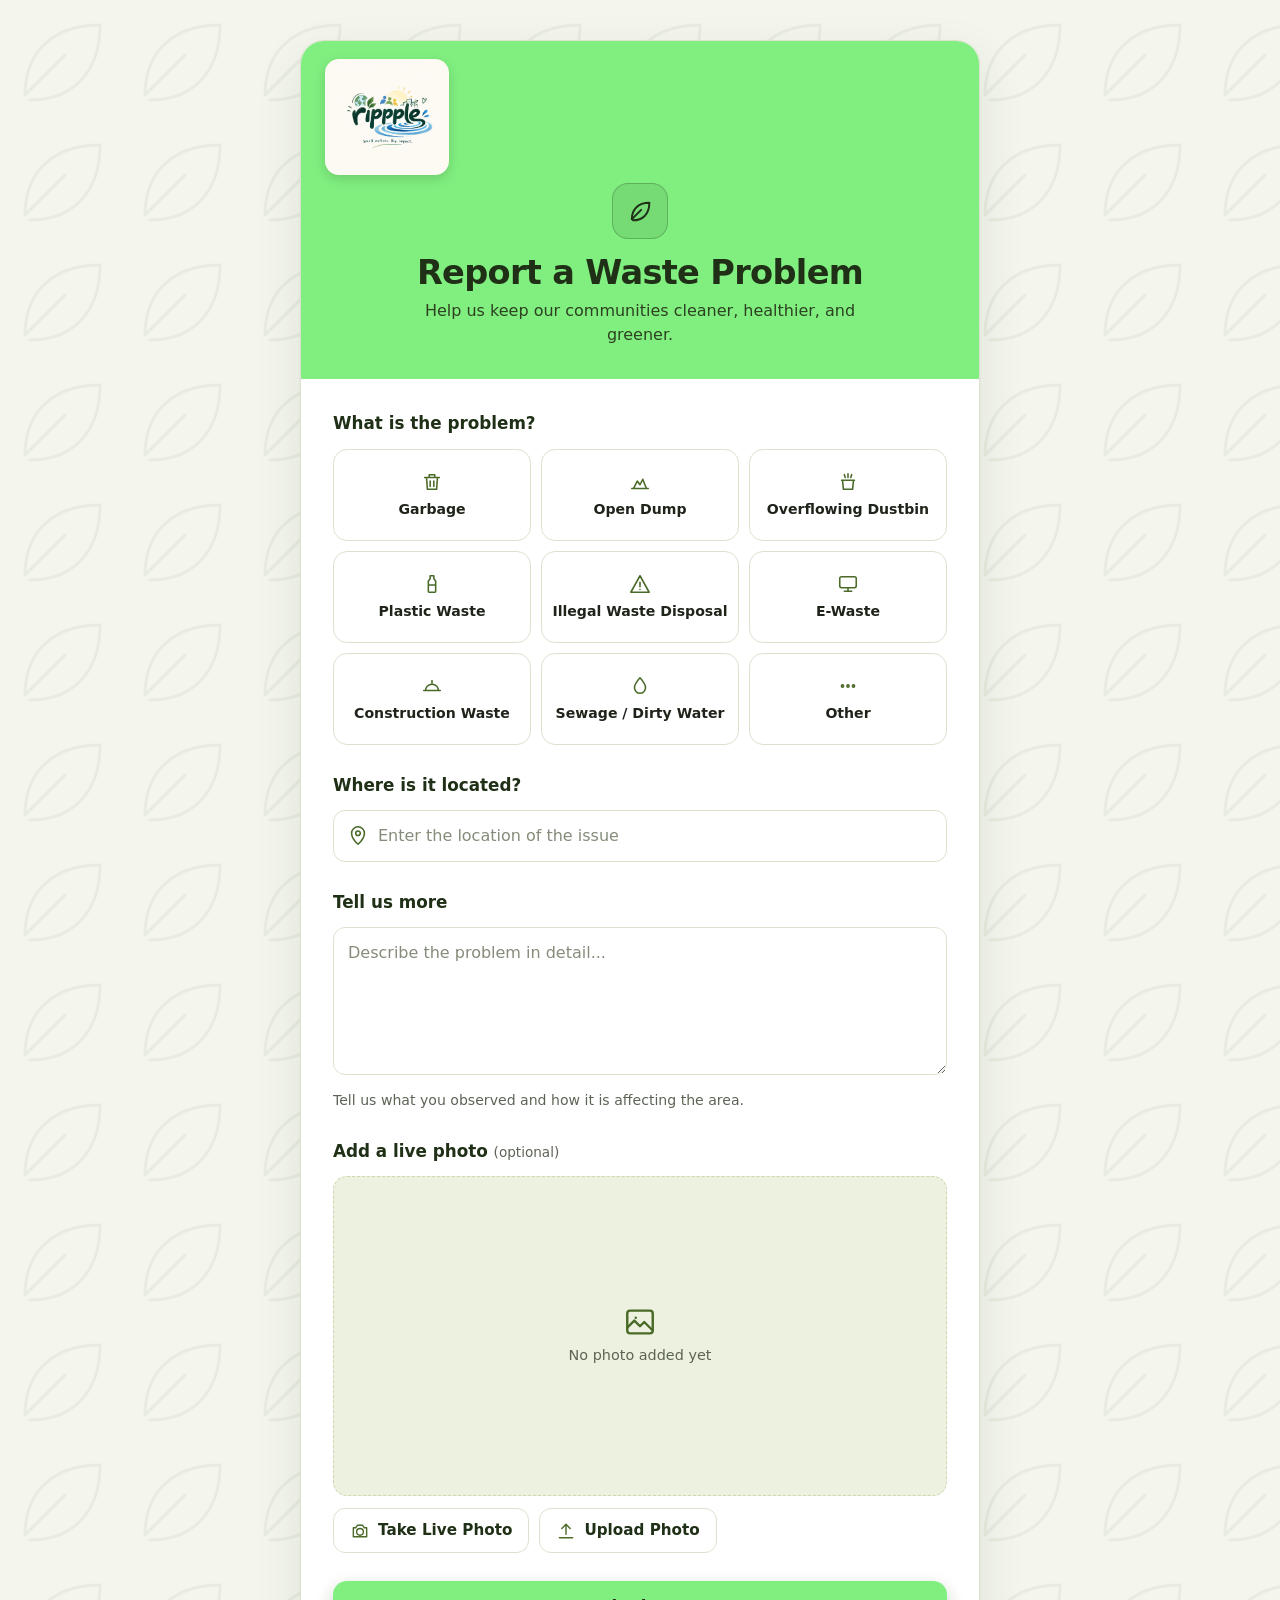
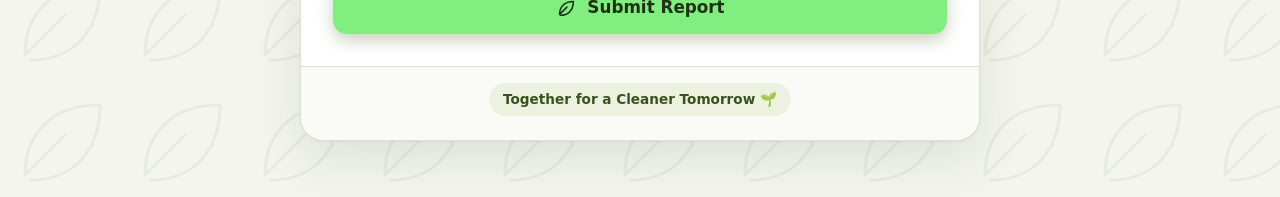
<file: index.html>
<!DOCTYPE html>
<html lang="en">

<head>
    <meta charset="UTF-8">
    <meta name="viewport" content="width=device-width, initial-scale=1">
    <title>Report a Waste Problem</title>
    <link rel="stylesheet" href="style.css">
</head>

<body>
    <main class="page">
        <section class="card" aria-labelledby="page-title">

            <!-- Header -->
            <header class="card-header">
                <div class="brand">
                    <img src="logo.jpeg" alt="Ripple: Small actions. Big impact." width="640" height="475">
                </div>
                <div class="header-icon" aria-hidden="true">
                    <svg viewBox="0 0 24 24" class="icon">
                        <path d="M5 19c0-8 5-14 15-14 0 10-6 15-14 15M5 19l8-8" />
                    </svg>
                </div>
                <h1 id="page-title">Report a Waste Problem</h1>
                <p class="subtitle">Help us keep our communities cleaner, healthier, and greener.</p>
            </header>

            <!-- Form -->
            <form id="report-form" class="card-body" novalidate>

                <!-- 1. Category -->
                <fieldset class="section" id="category-group" aria-describedby="category-error">
                    <legend class="section-title">What is the problem?</legend>
                    <div class="category-grid">
                        <label class="category">
                            <input type="radio" name="category" value="Garbage">
                            <span class="category-tile">
                                <svg viewBox="0 0 24 24" class="icon" aria-hidden="true">
                                    <path d="M4 7h16M9 7V4h6v3M6 7l1 13h10l1-13M10 11v6M14 11v6" />
                                </svg>
                                <span>Garbage</span>
                            </span>
                        </label>
                        <label class="category">
                            <input type="radio" name="category" value="Open Dump">
                            <span class="category-tile">
                                <svg viewBox="0 0 24 24" class="icon" aria-hidden="true">
                                    <path d="M3 19h18M5 19l4-8 3 4 3-6 4 10" />
                                </svg>
                                <span>Open Dump</span>
                            </span>
                        </label>
                        <label class="category">
                            <input type="radio" name="category" value="Overflowing Dustbin">
                            <span class="category-tile">
                                <svg viewBox="0 0 24 24" class="icon" aria-hidden="true">
                                    <path d="M6 10h12l-1 10H7zM5 10h14M9 7L8 4M12 7V3M15 7l1-3" />
                                </svg>
                                <span>Overflowing Dustbin</span>
                            </span>
                        </label>
                        <label class="category">
                            <input type="radio" name="category" value="Plastic Waste">
                            <span class="category-tile">
                                <svg viewBox="0 0 24 24" class="icon" aria-hidden="true">
                                    <path d="M10 3h4v3l2 3v11a1 1 0 0 1-1 1H9a1 1 0 0 1-1-1V9l2-3zM8 13h8" />
                                </svg>
                                <span>Plastic Waste</span>
                            </span>
                        </label>
                        <label class="category">
                            <input type="radio" name="category" value="Illegal Waste Disposal">
                            <span class="category-tile">
                                <svg viewBox="0 0 24 24" class="icon" aria-hidden="true">
                                    <path d="M12 3l10 18H2zM12 10v5M12 18v.01" />
                                </svg>
                                <span>Illegal Waste Disposal</span>
                            </span>
                        </label>
                        <label class="category">
                            <input type="radio" name="category" value="E-Waste">
                            <span class="category-tile">
                                <svg viewBox="0 0 24 24" class="icon" aria-hidden="true">
                                    <rect x="3" y="4" width="18" height="12" rx="2" />
                                    <path d="M8 20h8M12 16v4" />
                                </svg>
                                <span>E-Waste</span>
                            </span>
                        </label>
                        <label class="category">
                            <input type="radio" name="category" value="Construction Waste">
                            <span class="category-tile">
                                <svg viewBox="0 0 24 24" class="icon" aria-hidden="true">
                                    <path d="M3 17h18M5 17a7 7 0 0 1 14 0M12 6v4" />
                                </svg>
                                <span>Construction Waste</span>
                            </span>
                        </label>
                        <label class="category">
                            <input type="radio" name="category" value="Sewage / Dirty Water">
                            <span class="category-tile">
                                <svg viewBox="0 0 24 24" class="icon" aria-hidden="true">
                                    <path d="M12 3s6 6.5 6 11a6 6 0 0 1-12 0c0-4.5 6-11 6-11z" />
                                </svg>
                                <span>Sewage / Dirty Water</span>
                            </span>
                        </label>
                        <label class="category">
                            <input type="radio" name="category" value="Other">
                            <span class="category-tile">
                                <svg viewBox="0 0 24 24" class="icon" aria-hidden="true">
                                    <circle cx="6" cy="12" r="1.2" />
                                    <circle cx="12" cy="12" r="1.2" />
                                    <circle cx="18" cy="12" r="1.2" />
                                </svg>
                                <span>Other</span>
                            </span>
                        </label>
                    </div>
                    <p class="error" id="category-error" role="alert" hidden></p>
                </fieldset>

                <!-- 2. Location -->
                <div class="section">
                    <label class="section-title" for="location">Where is it located?</label>
                    <div class="input-wrap">
                        <svg viewBox="0 0 24 24" class="icon input-icon" aria-hidden="true">
                            <path
                                d="M12 21s7-6.2 7-12a7 7 0 0 0-14 0c0 5.8 7 12 7 12zM12 11.5a2.5 2.5 0 1 0 0-5 2.5 2.5 0 0 0 0 5z" />
                        </svg>
                        <input type="text" id="location" name="location" placeholder="Enter the location of the issue"
                            autocomplete="street-address" aria-describedby="location-error" required>
                    </div>
                    <p class="error" id="location-error" role="alert" hidden></p>
                </div>

                <!-- 3. Description -->
                <div class="section">
                    <label class="section-title" for="description">Tell us more</label>
                    <textarea id="description" name="description" rows="5"
                        placeholder="Describe the problem in detail..."
                        aria-describedby="description-hint description-error" required></textarea>
                    <p class="hint" id="description-hint">Tell us what you observed and how it is affecting the area.
                    </p>
                    <p class="error" id="description-error" role="alert" hidden></p>
                </div>

                <!-- Live photo -->
                <div class="section" id="photo-section">
                    <span class="section-title" id="photo-title">Add a live photo <span
                            class="optional">(optional)</span></span>
                    <div class="photo-box" role="group" aria-labelledby="photo-title">
                        <video id="camera" autoplay playsinline muted hidden></video>
                        <img id="photo-preview" alt="Preview of the photo you added" hidden>
                        <div class="photo-empty" id="photo-empty">
                            <svg viewBox="0 0 24 24" class="icon" aria-hidden="true">
                                <rect x="3" y="4" width="18" height="16" rx="2" />
                                <path d="M3 16l5-5 4 4 3-3 6 6M9 9h.01" />
                            </svg>
                            <span>No photo added yet</span>
                        </div>
                    </div>
                    <div class="photo-actions">
                        <button type="button" class="ghost-btn" id="camera-btn">
                            <svg viewBox="0 0 24 24" class="icon" aria-hidden="true">
                                <path d="M4 8h3l2-3h6l2 3h3v11H4zM12 17a4 4 0 1 0 0-8 4 4 0 0 0 0 8z" />
                            </svg>
                            <span>Take Live Photo</span>
                        </button>
                        <button type="button" class="ghost-btn" id="snap-btn" hidden>
                            <svg viewBox="0 0 24 24" class="icon" aria-hidden="true">
                                <circle cx="12" cy="12" r="8" />
                                <circle cx="12" cy="12" r="3" />
                            </svg>
                            <span>Capture</span>
                        </button>
                        <button type="button" class="ghost-btn" id="upload-btn">
                            <svg viewBox="0 0 24 24" class="icon" aria-hidden="true">
                                <path d="M12 16V4M7 9l5-5 5 5M4 20h16" />
                            </svg>
                            <span>Upload Photo</span>
                        </button>
                        <button type="button" class="ghost-btn" id="remove-btn" hidden>
                            <svg viewBox="0 0 24 24" class="icon" aria-hidden="true">
                                <path d="M5 5l14 14M19 5L5 19" />
                            </svg>
                            <span>Remove Photo</span>
                        </button>
                    </div>
                    <input type="file" id="photo-file" accept="image/*" hidden>
                    <input type="file" id="photo-capture" accept="image/*" capture="environment" hidden>
                    <p class="error" id="photo-error" role="alert" hidden></p>
                </div>

                <!-- Submit -->
                <button type="submit" class="submit-btn" id="submit-btn">
                    <svg viewBox="0 0 24 24" class="icon" aria-hidden="true">
                        <path d="M5 19c0-8 5-14 15-14 0 10-6 15-14 15M5 19l8-8" />
                    </svg>
                    <span class="btn-label">Submit Report</span>
                </button>
            </form>

            <footer class="card-footer">
                <span class="status-chip">Together for a Cleaner Tomorrow 🌱</span>
            </footer>
        </section>
    </main>

    <script src="script.js"></script>
</body>

</html>
</file>
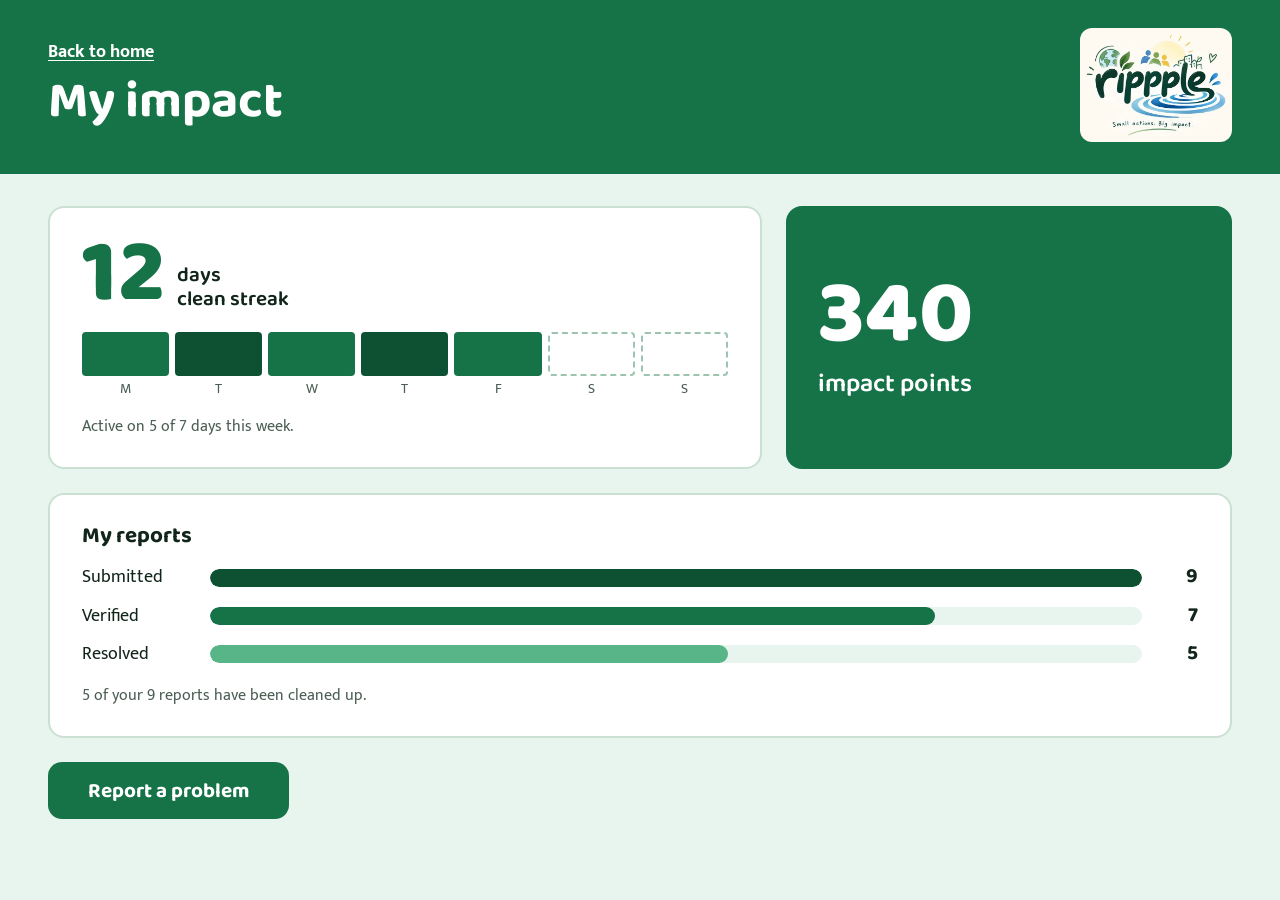
<file: Impact page.html>
<!DOCTYPE html>
<html lang="en">
<head>
  <meta charset="UTF-8">
  <meta name="viewport" content="width=device-width, initial-scale=1">
  <title>My impact | rippple</title>

  <!-- Fonts (loaded from Google Fonts, needs internet) -->
  <link rel="preconnect" href="https://fonts.googleapis.com">
  <link rel="preconnect" href="https://fonts.gstatic.com" crossorigin>
  <link href="https://fonts.googleapis.com/css2?family=Baloo+2:wght@600;700;800&family=Mukta:wght@400;500;700&display=swap" rel="stylesheet">

  <style>
    /* ---------- COLOURS (same list as index.html) ---------- */
    :root {
      --green: #157347;       /* main green */
      --green-deep: #0E5132;  /* darker green */
      --green-light: #58B587; /* lighter green */
      --green-soft: #E8F5EE;  /* very pale green: page background */
      --white: #FFFFFF;
      --ink: #12251B;         /* main text (a very dark green) */
      --muted: #4B5F54;       /* quieter text */
      --line: #C9E0D3;        /* borders */
    }

    * { box-sizing: border-box; }

    body {
      margin: 0;
      background: var(--green-soft);
      color: var(--ink);
      font-family: "Mukta", system-ui, sans-serif;
      font-size: 1.125rem;
      line-height: 1.5;
    }

    /* Keeps the content from stretching too far on very big screens.
       CHANGE THIS: a bigger max-width makes the page wider. */
    .wrap {
      max-width: 80rem;
      margin: 0 auto;
      padding-left: clamp(1.25rem, 4vw, 3rem);
      padding-right: clamp(1.25rem, 4vw, 3rem);
    }

    /* ---------- GREEN BAR AT THE TOP ---------- */
    .topbar {
      padding: 1.25rem 0 1.5rem;
      background: var(--green);
      color: var(--white);
    }

    /* Title on the left, logo on the right */
    .topbar-inner {
      display: flex;
      align-items: center;
      justify-content: space-between;
      gap: 1rem;
    }

    /* LOGO
       CHANGE THIS: the numbers in "width" make the logo bigger or smaller. */
    .logo {
      display: block;
      width: clamp(6.5rem, 12vw, 9.5rem);
      height: auto;
      border-radius: 12px;
    }

    .back {
      color: var(--white);
      font-weight: 700;
      text-decoration: underline;
      text-underline-offset: 3px;
    }

    .back:hover { color: var(--green-soft); }

    h1 {
      margin: 0.5rem 0 0;
      font-family: "Baloo 2", system-ui, sans-serif;
      font-weight: 700;
      font-size: clamp(2.4rem, 4vw, 3.4rem);
      line-height: 1.1;
    }

    h2 {
      margin: 0 0 0.9rem;
      font-family: "Baloo 2", system-ui, sans-serif;
      font-weight: 700;
      font-size: 1.4rem;
      line-height: 1.2;
    }

    /* ---------- THE BOXES ----------
       On a phone they stack one under another.
       On a laptop the streak and points sit side by side
       (see the "WIDE SCREENS" block further down). */
    .page {
      padding-top: 1.5rem;
      padding-bottom: 3rem;
    }

    .grid {
      display: grid;
      gap: 1.25rem;
    }

    .streak,
    .reports {
      padding: 1.25rem;
      background: var(--white);
      border: 2px solid var(--line);
      border-radius: 16px;
    }

    /* ---------- CLEAN STREAK ---------- */
    .streak-top {
      display: flex;
      align-items: flex-end;
      gap: 0.75rem;
    }

    .streak-number {
      color: var(--green);
      font-family: "Baloo 2", system-ui, sans-serif;
      font-weight: 800;
      font-size: clamp(4.5rem, 7vw, 6rem);
      line-height: 0.85;
    }

    .streak-label {
      font-family: "Baloo 2", system-ui, sans-serif;
      font-weight: 600;
      font-size: 1.3rem;
      line-height: 1.15;
    }

    .streak-note {
      margin: 0.9rem 0 0;
      color: var(--muted);
      font-size: 1rem;
    }

    /* The week drawn as a row of blocks: one block per day.
       A filled block means you were active that day. */
    .kerb {
      display: grid;
      grid-template-columns: repeat(7, 1fr);
      gap: 6px;
      margin: 1.25rem 0 0;
      padding: 0;
      list-style: none;
    }

    .stone {
      height: 30px;
      background: var(--white);
      border: 2px dashed #9CC4AE;
      border-radius: 4px;
    }

    .stone.painted { border: 0; }
    .kerb li:nth-child(odd) .stone.painted { background: var(--green); }
    .kerb li:nth-child(even) .stone.painted { background: var(--green-deep); }

    .day {
      display: block;
      margin-top: 0.2rem;
      color: var(--muted);
      font-size: 0.9rem;
      text-align: center;
    }

    /* ---------- IMPACT POINTS ---------- */
    .points {
      display: flex;
      align-items: baseline;
      gap: 0.6rem;
      padding: 1.1rem 1.25rem 0.9rem;
      background: var(--green);
      color: var(--white);
      border-radius: 16px;
    }

    .points-number {
      font-family: "Baloo 2", system-ui, sans-serif;
      font-weight: 800;
      font-size: 3rem;
      line-height: 1;
    }

    .points-label {
      font-family: "Baloo 2", system-ui, sans-serif;
      font-weight: 600;
      font-size: 1.3rem;
    }

    /* ---------- MY REPORTS ---------- */
    .bars {
      display: grid;
      gap: 0.7rem;
      margin: 0;
      padding: 0;
      list-style: none;
    }

    .bar-row {
      display: grid;
      grid-template-columns: 6.25rem 1fr 2rem;
      align-items: center;
      gap: 0.75rem;
    }

    .bar-track {
      height: 14px;
      background: var(--green-soft);
      border-radius: 7px;
      overflow: hidden;
    }

    .bar {
      display: block;
      width: 0;
      height: 100%;
      border-radius: 7px;
      transition: width 0.8s ease;
    }

    .bar.submitted { background: var(--green-deep); }
    .bar.verified  { background: var(--green); }
    .bar.resolved  { background: var(--green-light); }

    .bar-value {
      font-family: "Baloo 2", system-ui, sans-serif;
      font-weight: 700;
      font-size: 1.3rem;
      line-height: 1;
      text-align: right;
    }

    .reports-note {
      margin: 1rem 0 0;
      color: var(--muted);
      font-size: 1rem;
    }

    /* ---------- BUTTON AT THE BOTTOM ---------- */
    .button {
      display: block;
      margin-top: 1.5rem;
      padding: 0.9rem 1.15rem 0.75rem;
      background: var(--green);
      color: var(--white);
      border-radius: 14px;
      font-family: "Baloo 2", system-ui, sans-serif;
      font-weight: 700;
      font-size: 1.3rem;
      text-align: center;
      text-decoration: none;
    }

    .button:hover { background: var(--green-deep); }

    /* Rings shown when someone moves through the page with the keyboard */
    .back:focus-visible,
    .logo-link:focus-visible {
      outline: 3px solid var(--white);
      outline-offset: 3px;
    }

    .button:focus-visible {
      outline: 3px solid var(--green-deep);
      outline-offset: 3px;
    }

    /* ---------- WIDE SCREENS (laptops and desktops) ----------
       Everything inside this block only applies when the window
       is wider than about 900 pixels. */
    @media (min-width: 56rem) {
      .topbar { padding: 1.75rem 0 2rem; }
      .page { padding-top: 2rem; }

      .grid {
        grid-template-columns: 1.6fr 1fr;   /* streak wider than points */
        gap: 1.5rem;
      }

      .streak,
      .reports { padding: 1.75rem 2rem; }

      /* My reports stretches across both columns */
      .reports { grid-column: 1 / -1; }

      .stone { height: 44px; }

      /* Points become a tall block with the number on top */
      .points {
        flex-direction: column;
        justify-content: center;
        align-items: flex-start;
        gap: 0.25rem;
        padding: 1.75rem 2rem;
      }

      .points-number { font-size: clamp(4.5rem, 7vw, 6rem); }
      .points-label { font-size: 1.6rem; }

      .bar-row {
        grid-template-columns: 7rem 1fr 2.5rem;
        gap: 1rem;
      }

      .bar-track { height: 18px; border-radius: 9px; }
      .bar { border-radius: 9px; }

      /* The button is only as wide as its text */
      .button {
        display: inline-block;
        padding-left: 2.5rem;
        padding-right: 2.5rem;
      }
    }

    /* People who have turned off animations get the bars with no movement */
    @media (prefers-reduced-motion: reduce) {
      .bar { transition: none; }
    }
  </style>
</head>

<body>

  <!-- GREEN BAR AT THE TOP -->
  <header class="topbar">
    <div class="wrap topbar-inner">
      <div>
        <a class="back" href="index.html">Back to home</a>
        <h1>My impact</h1>
      </div>

      <!-- LOGO: clicking it also goes back to the home page.
           The picture is stored inside this file. The very long line of
           letters after src= IS the picture, so do not edit it. -->
      <a class="logo-link" href="index.html">
        <img class="logo" src="[data-uri]" alt="rippple logo, back to home" width="560" height="419">
      </a>
    </div>
  </header>

  <main class="wrap page">
    <div class="grid">

      <!-- CLEAN STREAK -->
      <section class="streak">
        <div class="streak-top">
          <span class="streak-number" id="streak-number">0</span>
          <span class="streak-label" id="streak-label">day<br>clean streak</span>
        </div>
        <ul class="kerb" id="kerb"></ul>
        <p class="streak-note" id="streak-note"></p>
      </section>

      <!-- IMPACT POINTS -->
      <section class="points">
        <span class="points-number" id="points-number">0</span>
        <span class="points-label">impact points</span>
      </section>

      <!-- REPORTS SUBMITTED, VERIFIED, RESOLVED -->
      <section class="reports">
        <h2>My reports</h2>
        <ul class="bars">
          <li class="bar-row">
            <span>Submitted</span>
            <span class="bar-track"><span class="bar submitted" id="bar-submitted"></span></span>
            <span class="bar-value" id="num-submitted">0</span>
          </li>
          <li class="bar-row">
            <span>Verified</span>
            <span class="bar-track"><span class="bar verified" id="bar-verified"></span></span>
            <span class="bar-value" id="num-verified">0</span>
          </li>
          <li class="bar-row">
            <span>Resolved</span>
            <span class="bar-track"><span class="bar resolved" id="bar-resolved"></span></span>
            <span class="bar-value" id="num-resolved">0</span>
          </li>
        </ul>
        <p class="reports-note" id="reports-note"></p>
      </section>

    </div>

    <a class="button" href="report.html">Report a problem</a>

  </main>

  <script>
    /* =====================================================
       YOUR NUMBERS: CHANGE THESE
       Everything on the page is filled in from this block.
       These are made-up sample values. Later, your team can
       replace this block with real data coming from AWS.
       ===================================================== */
    const stats = {
      cleanStreak: 12,        // days in a row the person has been active
      impactPoints: 340,
      reportsSubmitted: 9,
      reportsVerified: 7,
      reportsResolved: 5,

      // This week, Monday to Sunday. true = active that day.
      thisWeek: [true, true, true, true, true, false, false]
    };

    /* =====================================================
       You do not need to change anything below this line.
       It takes the numbers above and puts them on the page.
       ===================================================== */

    // Small helper: find an element on the page by its id
    function el(id) {
      return document.getElementById(id);
    }

    // Clean streak
    el("streak-number").textContent = stats.cleanStreak;
    el("streak-label").innerHTML =
      (stats.cleanStreak === 1 ? "day" : "days") + "<br>clean streak";

    // The week: one block for each day
    const dayLetters = ["M", "T", "W", "T", "F", "S", "S"];
    let activeDays = 0;

    stats.thisWeek.forEach(function (wasActive, i) {
      if (wasActive) activeDays = activeDays + 1;

      const item = document.createElement("li");
      item.innerHTML =
        '<div class="stone' + (wasActive ? " painted" : "") + '"></div>' +
        '<span class="day">' + dayLetters[i] + "</span>";
      el("kerb").appendChild(item);
    });

    el("streak-note").textContent =
      "Active on " + activeDays + " of 7 days this week.";

    // Impact points
    el("points-number").textContent = stats.impactPoints;

    // Report numbers
    el("num-submitted").textContent = stats.reportsSubmitted;
    el("num-verified").textContent = stats.reportsVerified;
    el("num-resolved").textContent = stats.reportsResolved;

    // Bar lengths: each bar is a share of the submitted reports
    function share(count) {
      if (stats.reportsSubmitted === 0) return "0%";
      return (count / stats.reportsSubmitted) * 100 + "%";
    }

    // Waiting one moment lets the bars grow instead of just appearing
    setTimeout(function () {
      el("bar-submitted").style.width = share(stats.reportsSubmitted);
      el("bar-verified").style.width = share(stats.reportsVerified);
      el("bar-resolved").style.width = share(stats.reportsResolved);
    }, 100);

    // The sentence under the bars
    if (stats.reportsSubmitted === 0) {
      el("reports-note").textContent =
        "You have not reported anything yet. Your first report starts your streak.";
    } else {
      el("reports-note").textContent =
        stats.reportsResolved + " of your " + stats.reportsSubmitted +
        " reports have been cleaned up.";
    }
  </script>
</body>
</html>
</file>
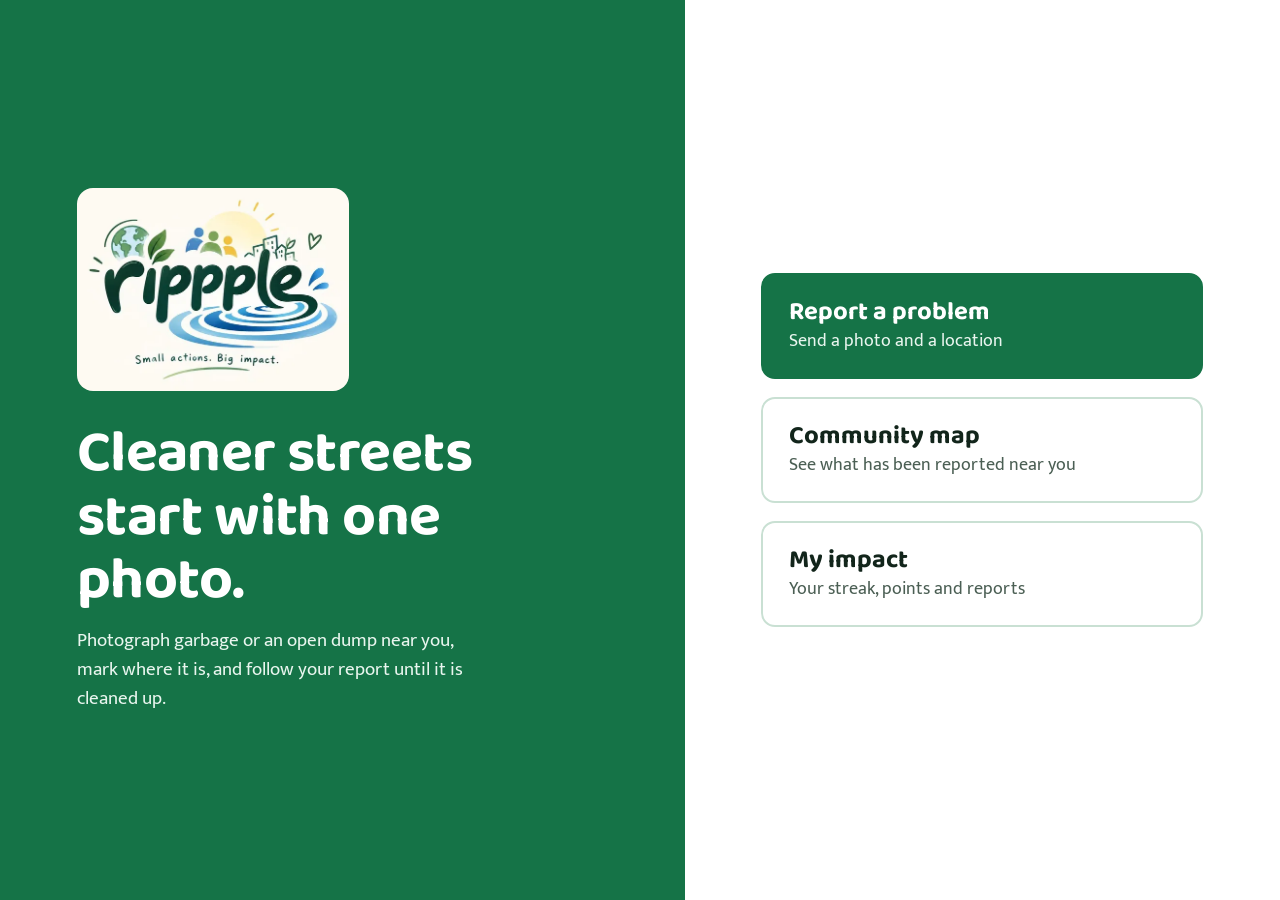
<file: Index page.html>
<!DOCTYPE html>
<html lang="en">
<head>
  <meta charset="UTF-8">
  <meta name="viewport" content="width=device-width, initial-scale=1">

  <!-- CHANGE THIS: the text shown on the browser tab -->
  <title>rippple</title>

  <!-- Fonts (loaded from Google Fonts, needs internet) -->
  <link rel="preconnect" href="https://fonts.googleapis.com">
  <link rel="preconnect" href="https://fonts.gstatic.com" crossorigin>
  <link href="https://fonts.googleapis.com/css2?family=Baloo+2:wght@600;700;800&family=Mukta:wght@400;500;700&display=swap" rel="stylesheet">

  <style>
    /* ---------- COLOURS ----------
       Change a colour here and it changes everywhere on the page.
       impact.html uses the same list, so keep the two in sync. */
    :root {
      --green: #157347;       /* main green: left side and main button */
      --green-deep: #0E5132;  /* darker green, used when you hover */
      --green-soft: #E8F5EE;  /* very pale green */
      --white: #FFFFFF;
      --ink: #12251B;         /* main text (a very dark green) */
      --muted: #4B5F54;       /* quieter text */
      --line: #C9E0D3;        /* borders */
    }

    * { box-sizing: border-box; }

    body {
      margin: 0;
      background: var(--white);
      color: var(--ink);
      font-family: "Mukta", system-ui, sans-serif;
      font-size: 1.125rem;
      line-height: 1.5;
    }

    /* ---------- PAGE LAYOUT ----------
       On a phone: the green part sits on top, the buttons below it.
       On a laptop: they sit side by side and fill the whole screen
       (see the "WIDE SCREENS" block further down). */
    .split {
      display: grid;
      grid-template-rows: auto 1fr;
      min-height: 100vh;
    }

    .hero {
      padding: 2.5rem 1.25rem;
      background: var(--green);
      color: var(--white);
    }

    .panel {
      padding: 1.75rem 1.25rem 3rem;
      background: var(--white);
    }

    /* ---------- LOGO ----------
       CHANGE THIS: the numbers in "width" make the logo bigger or smaller. */
    .logo {
      display: block;
      width: clamp(11rem, 22vw, 17rem);
      height: auto;
      border-radius: 16px;
    }

    /* ---------- TAGLINE AND EXPLANATION ---------- */
    h1 {
      margin: 2rem 0 0.75rem;
      font-family: "Baloo 2", system-ui, sans-serif;
      font-weight: 700;
      font-size: clamp(2.2rem, 4.6vw, 4.25rem);
      line-height: 1.08;
      letter-spacing: -0.01em;
    }

    .intro {
      max-width: 36ch;
      margin: 0;
      color: var(--green-soft);
      font-size: clamp(1.125rem, 1.5vw, 1.35rem);
    }

    /* ---------- THE THREE BUTTONS ---------- */
    .actions {
      display: grid;
      gap: 0.9rem;
      width: 100%;
    }

    .action {
      display: block;
      padding: 1rem 1.15rem;
      background: var(--white);
      color: var(--ink);
      border: 2px solid var(--line);
      border-radius: 14px;
      text-decoration: none;
    }

    .action strong {
      display: block;
      font-family: "Baloo 2", system-ui, sans-serif;
      font-weight: 700;
      font-size: 1.3rem;
      line-height: 1.2;
    }

    .action span {
      color: var(--muted);
      font-size: 1rem;
    }

    .action:hover {
      background: var(--green-soft);
      border-color: var(--green);
    }

    /* The main button is filled in green so it stands out */
    .action.primary {
      background: var(--green);
      border-color: var(--green);
      color: var(--white);
    }

    .action.primary span { color: var(--green-soft); }

    .action.primary:hover {
      background: var(--green-deep);
      border-color: var(--green-deep);
    }

    /* Dark green ring when someone moves through the page with the keyboard */
    .action:focus-visible {
      outline: 3px solid var(--green-deep);
      outline-offset: 3px;
    }

    /* ---------- WIDE SCREENS (laptops and desktops) ----------
       Everything inside this block only applies when the window
       is wider than about 900 pixels. */
    @media (min-width: 56rem) {
      .split {
        grid-template-columns: 1.15fr 1fr;   /* green side a little wider */
        grid-template-rows: auto;
      }

      .hero,
      .panel {
        display: flex;
        align-items: center;                 /* centre top to bottom */
        padding: 3rem clamp(2rem, 6vw, 6rem);
      }

      .hero-inner { max-width: 40rem; }

      .actions {
        max-width: 34rem;
        gap: 1.1rem;
      }

      .action { padding: 1.4rem 1.6rem; }
      .action strong { font-size: 1.6rem; }
      .action span { font-size: 1.125rem; }
    }
  </style>
</head>

<body>
  <div class="split">

    <!-- GREEN SIDE: logo, tagline and explanation -->
    <header class="hero">
      <div class="hero-inner">

        <!-- LOGO: the picture is stored inside this file.
             The very long line of letters after src= IS the picture, so do not edit it. -->
        <img class="logo" src="[data-uri]" alt="rippple logo" width="560" height="419">

        <!-- TAGLINE. CHANGE THIS -->
        <h1>Cleaner streets start with one photo.</h1>

        <!-- SHORT EXPLANATION. CHANGE THIS -->
        <p class="intro">
          Photograph garbage or an open dump near you, mark where it is,
          and follow your report until it is cleaned up.
        </p>

      </div>
    </header>

    <!-- WHITE SIDE: the three buttons.
         href is the file each button opens.
         report.html and map.html are your teammates' screens, so their
         file names must match what is written here. -->
    <main class="panel">
      <nav class="actions">
        <a class="action primary" href="report.html">
          <strong>Report a problem</strong>
          <span>Send a photo and a location</span>
        </a>

        <a class="action" href="map.html">
          <strong>Community map</strong>
          <span>See what has been reported near you</span>
        </a>

        <a class="action" href="impact.html">
          <strong>My impact</strong>
          <span>Your streak, points and reports</span>
        </a>
      </nav>
    </main>

  </div>
</body>
</html>
</file>
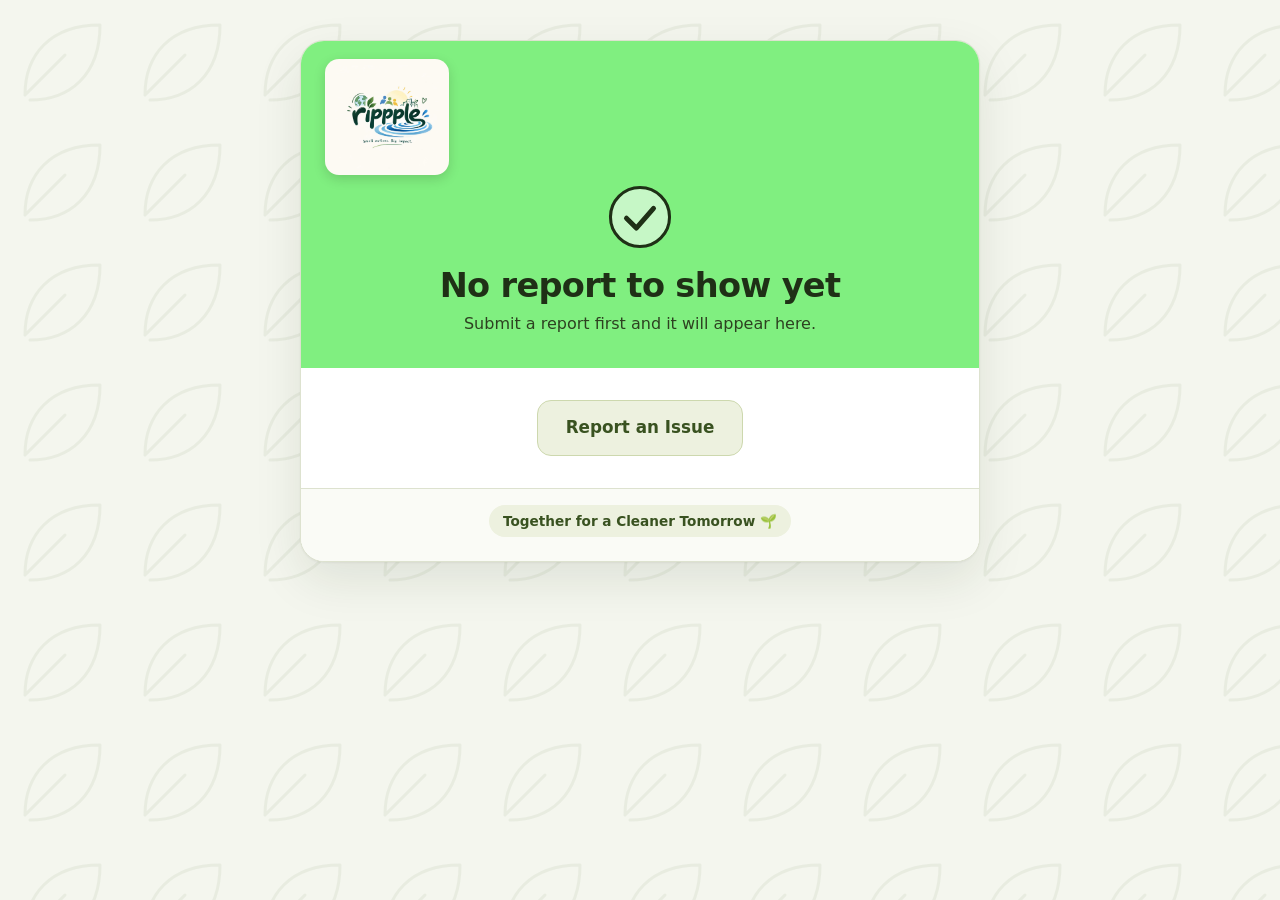
<file: index2.html>
<!DOCTYPE html>
<html lang="en">

<head>
    <meta charset="UTF-8">
    <meta name="viewport" content="width=device-width, initial-scale=1">
    <title>Report Submitted | Ripple</title>
    <link rel="stylesheet" href="style2.css">
</head>

<body>
    <main class="page">
        <section class="card" aria-labelledby="page-title">

            <header class="card-header">
                <div class="brand">
                    <img src="logo.jpeg" alt="Ripple: Small actions. Big impact." width="640" height="475">
                </div>
                <svg viewBox="0 0 52 52" class="check" id="check" aria-hidden="true">
                    <circle class="check-circle" cx="26" cy="26" r="24" />
                    <path class="check-mark" d="M15 27l8 8 14-16" />
                </svg>
                <h1 id="page-title" tabindex="-1">Report Submitted Successfully</h1>
                <p class="subtitle" id="page-subtitle">Thank you for helping keep our community clean. Your report has
                    been recorded and will help us address the issue.</p>
            </header>

            <!-- Screen 3: submitted report card -->
            <div class="card-body" id="report-view" hidden>
                <article class="report-card" aria-label="Your submitted report">
                    <div class="report-photo">
                        <img id="r-photo" alt="Photo submitted with the report" hidden>
                        <span id="r-nophoto">No photo provided</span>
                    </div>
                    <div class="report-info">
                        <span class="category-pill" id="r-category"></span>
                        <dl class="report-list">
                            <div>
                                <dt>Location</dt>
                                <dd id="r-location"></dd>
                            </div>
                            <div>
                                <dt>Description</dt>
                                <dd id="r-description"></dd>
                            </div>
                            <div>
                                <dt>Report ID</dt>
                                <dd id="r-id" class="mono"></dd>
                            </div>
                            <div>
                                <dt>Date</dt>
                                <dd id="r-date"></dd>
                            </div>
                            <div>
                                <dt>Status</dt>
                                <dd><span class="status-badge" id="r-status">Reported</span></dd>
                            </div>
                        </dl>
                    </div>
                </article>
                <div class="actions">
                    <a class="secondary-btn" href="index.html">Report Another Issue</a>
                </div>
            </div>

            <!-- Shown only if no saved report is found -->
            <div class="card-body" id="empty-view" hidden>
                <div class="actions">
                    <a class="secondary-btn" href="index.html">Report an Issue</a>
                </div>
            </div>

            <footer class="card-footer">
                <span class="status-chip">Together for a Cleaner Tomorrow 🌱</span>
            </footer>
        </section>
    </main>

    <script src="script2.js"></script>
</body>

</html>
</file>
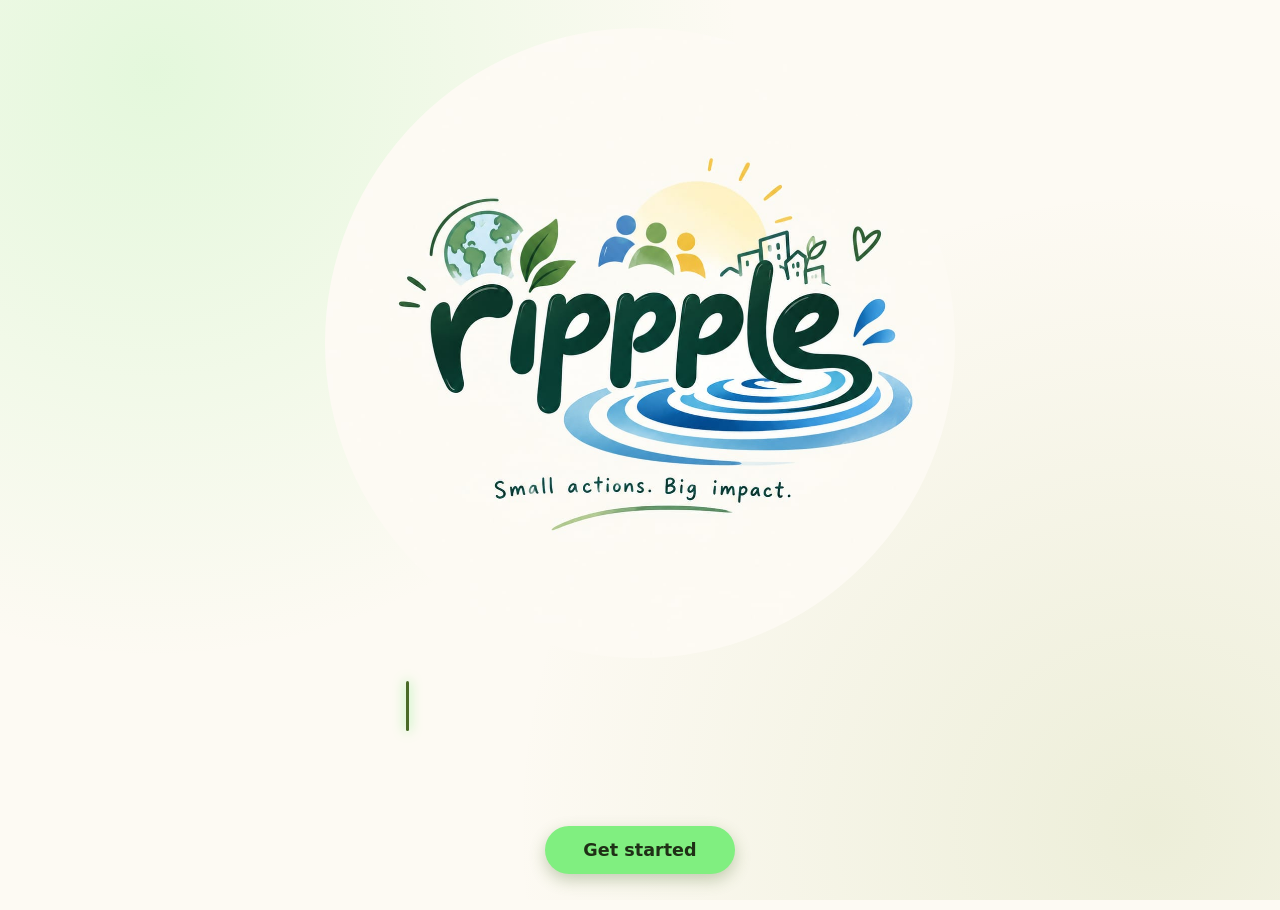
<file: main.html>
<!DOCTYPE html>
<html lang="en">

<head>
    <meta charset="UTF-8">
    <meta name="viewport" content="width=device-width, initial-scale=1, viewport-fit=cover">
    <title>Ripple | Small actions, big impact</title>
    <link rel="stylesheet" href="mainPage.css">
</head>

<body>

    <!-- Reusable leaf shape for the drifting leaves -->
    <svg width="0" height="0" style="position:absolute" aria-hidden="true" focusable="false">
        <symbol id="leaf" viewBox="0 0 24 24">
            <path d="M5 19c0-8 5-14 15-14 0 10-6 15-14 15z" fill="currentColor" />
            <path d="M5 19l8-8" fill="none" stroke="#fdfaf3" stroke-width="1.2" stroke-linecap="round" />
        </symbol>
    </svg>

    <!-- Drifting leaves (decorative) -->
    <div class="leaves" aria-hidden="true">
        <svg class="leaf" style="--x:6%;  --s:30px; --t:22s; --d:-4s">
            <use href="#leaf" />
        </svg>
        <svg class="leaf lime" style="--x:19%; --s:20px; --t:27s; --d:-15s">
            <use href="#leaf" />
        </svg>
        <svg class="leaf" style="--x:33%; --s:26px; --t:24s; --d:-9s">
            <use href="#leaf" />
        </svg>
        <svg class="leaf lime" style="--x:52%; --s:34px; --t:30s; --d:-20s">
            <use href="#leaf" />
        </svg>
        <svg class="leaf" style="--x:68%; --s:22px; --t:21s; --d:-2s">
            <use href="#leaf" />
        </svg>
        <svg class="leaf lime" style="--x:81%; --s:28px; --t:26s; --d:-12s">
            <use href="#leaf" />
        </svg>
        <svg class="leaf" style="--x:93%; --s:24px; --t:23s; --d:-18s">
            <use href="#leaf" />
        </svg>
    </div>

    <main class="stage">
        <div class="logo-wrap">
            <!-- Ripple rings spreading out from behind the logo -->
            <div class="rings" aria-hidden="true"><span></span><span></span><span></span><span></span></div>
            <img class="logo" src="logo.jpeg" alt="Ripple logo" width="1000" height="608">
        </div>

        <!-- The tagline. script.js types it out letter by letter. -->
        <h1 class="tagline" id="tagline" aria-label="Small actions, big impact.">Small actions, big impact.</h1>
        
        <!-- Button that opens the home page (index.html) -->
        <a class="enter" href="index.html">Get started</a>
    </main>

    <script src="firstPage.js"></script>
</body>

</html>
</file>
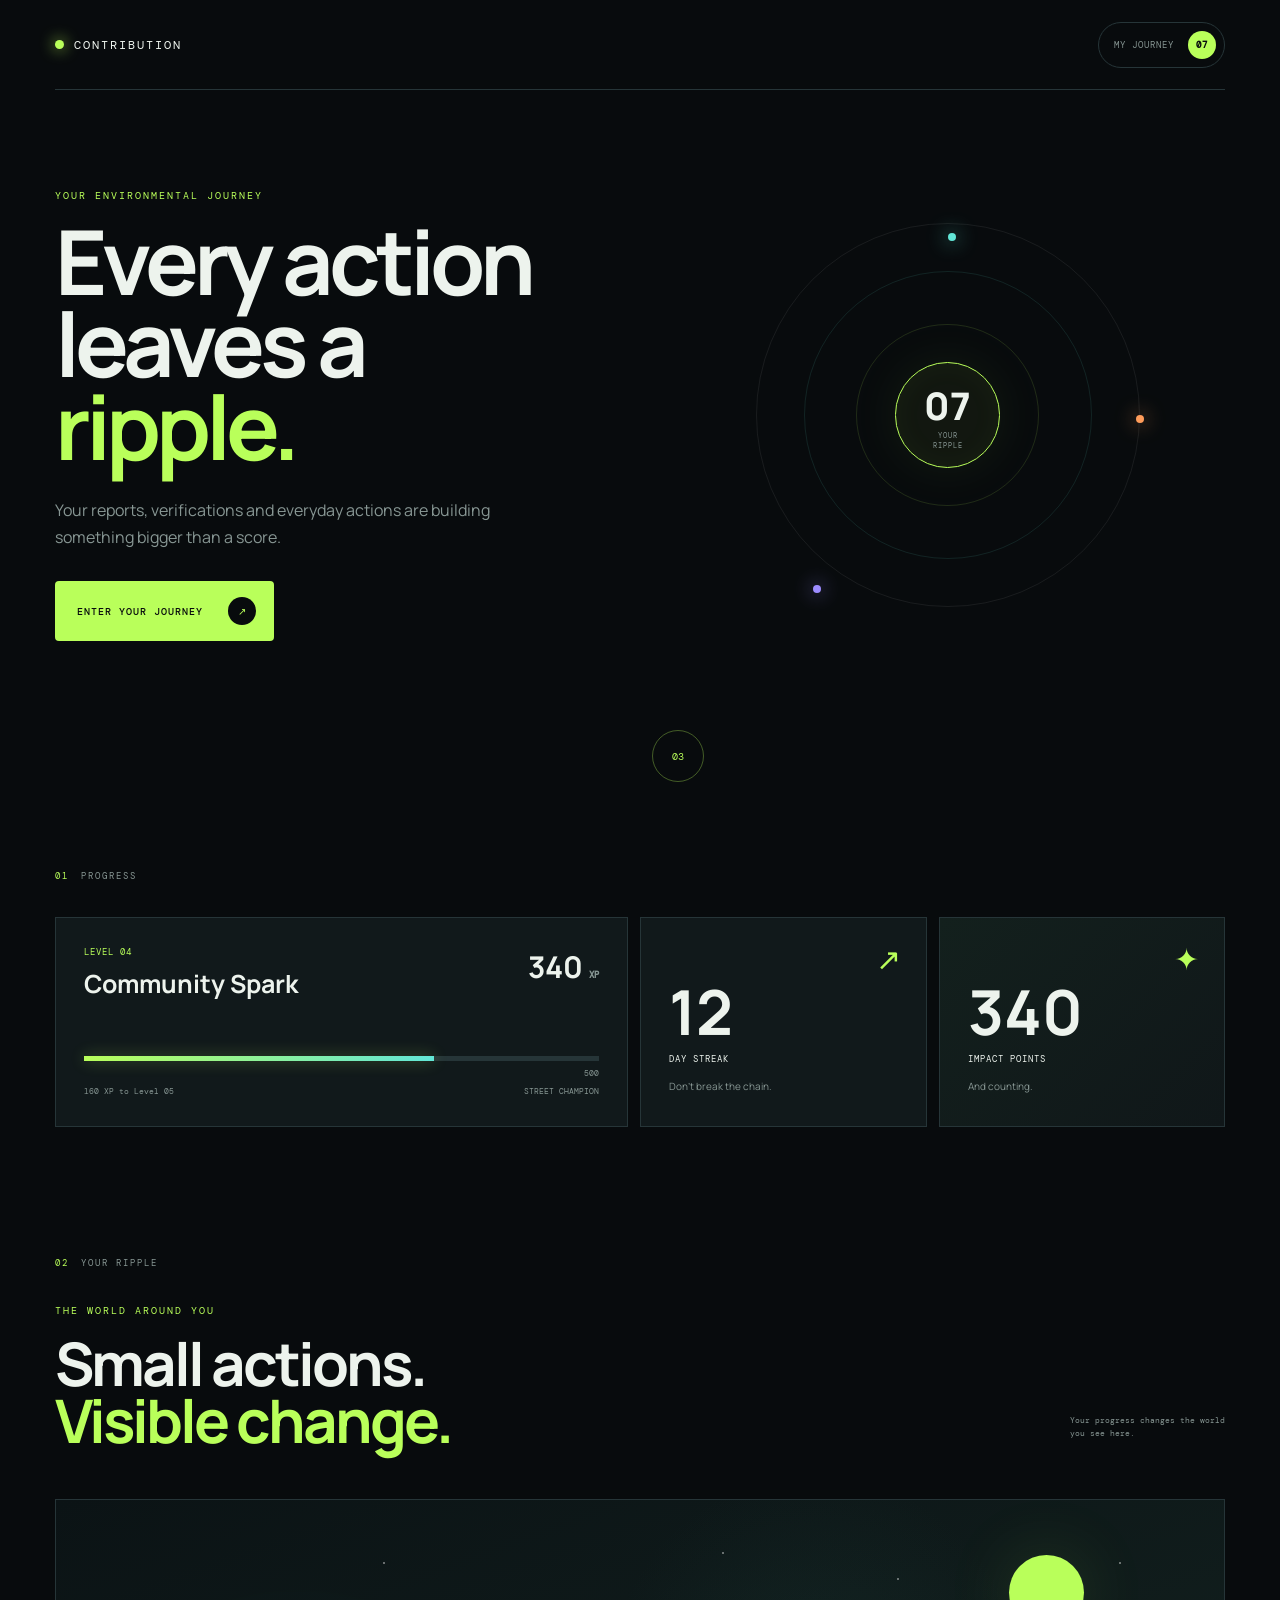
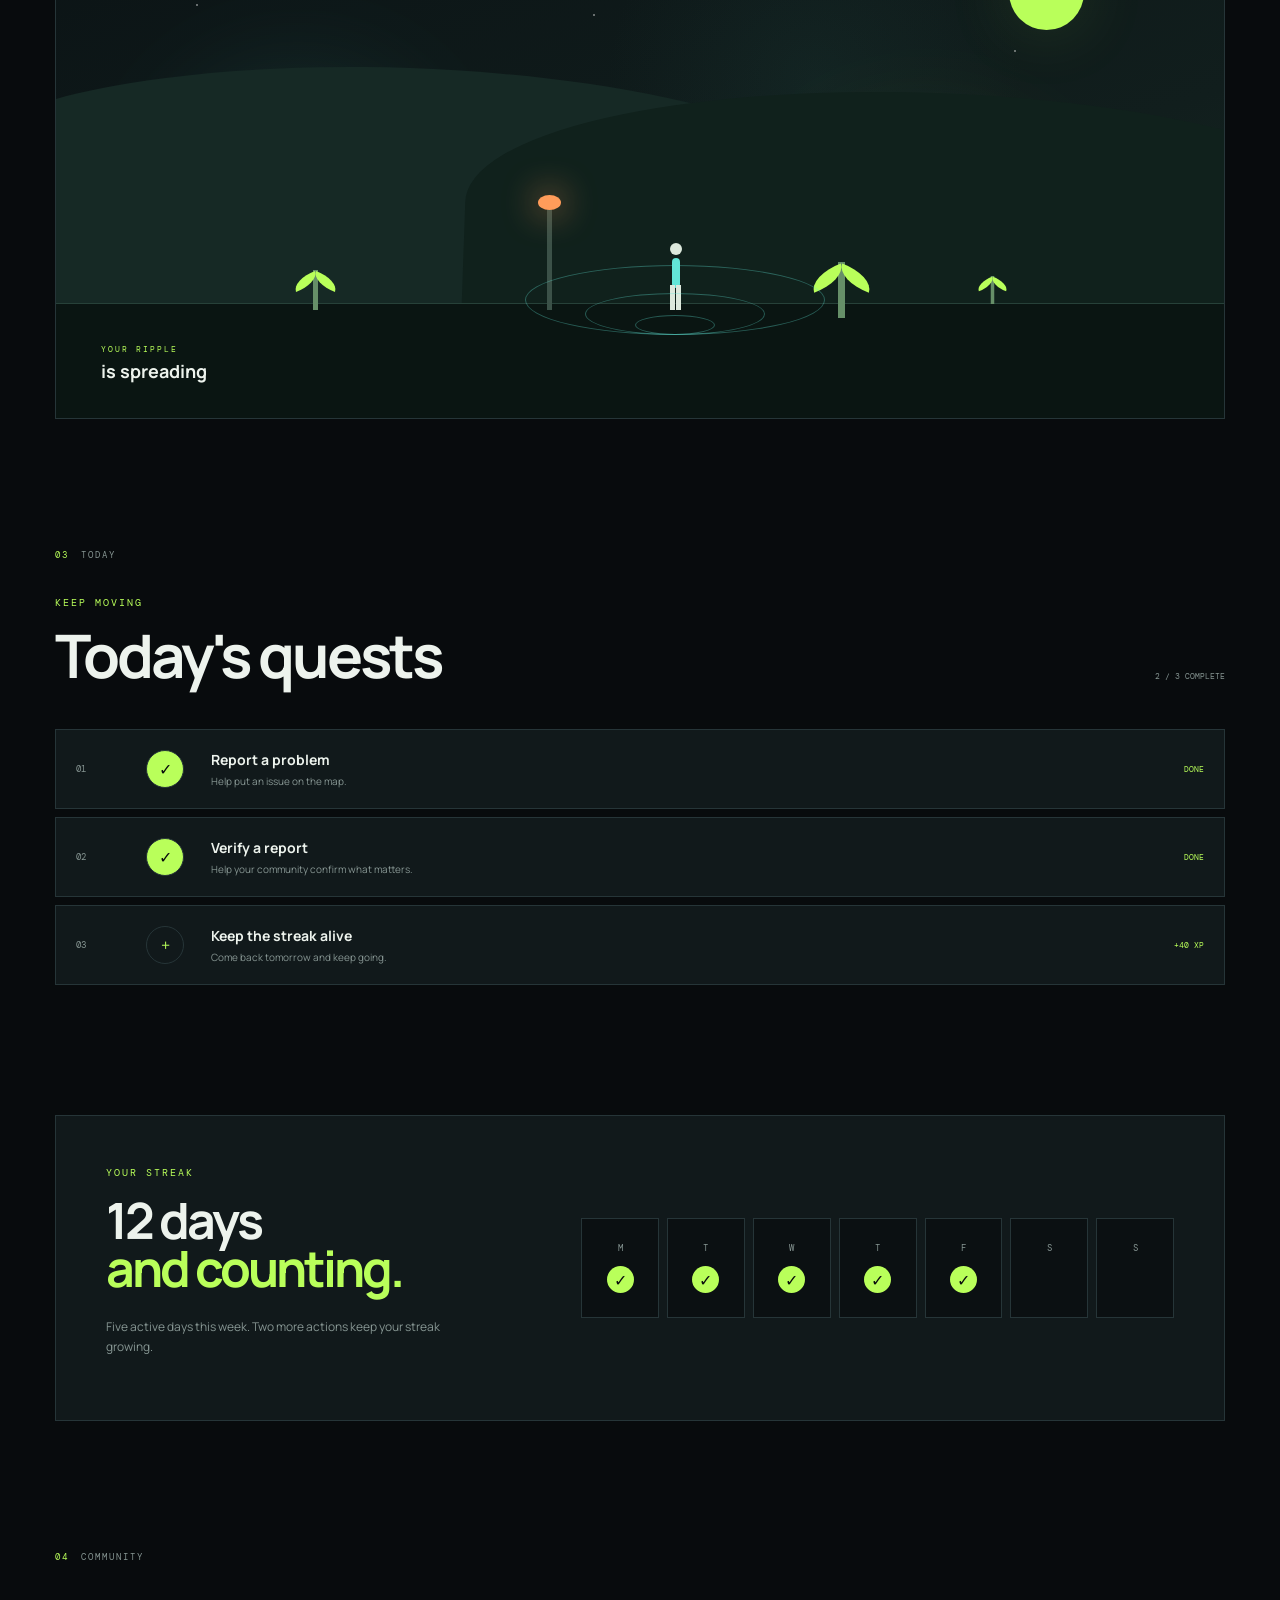
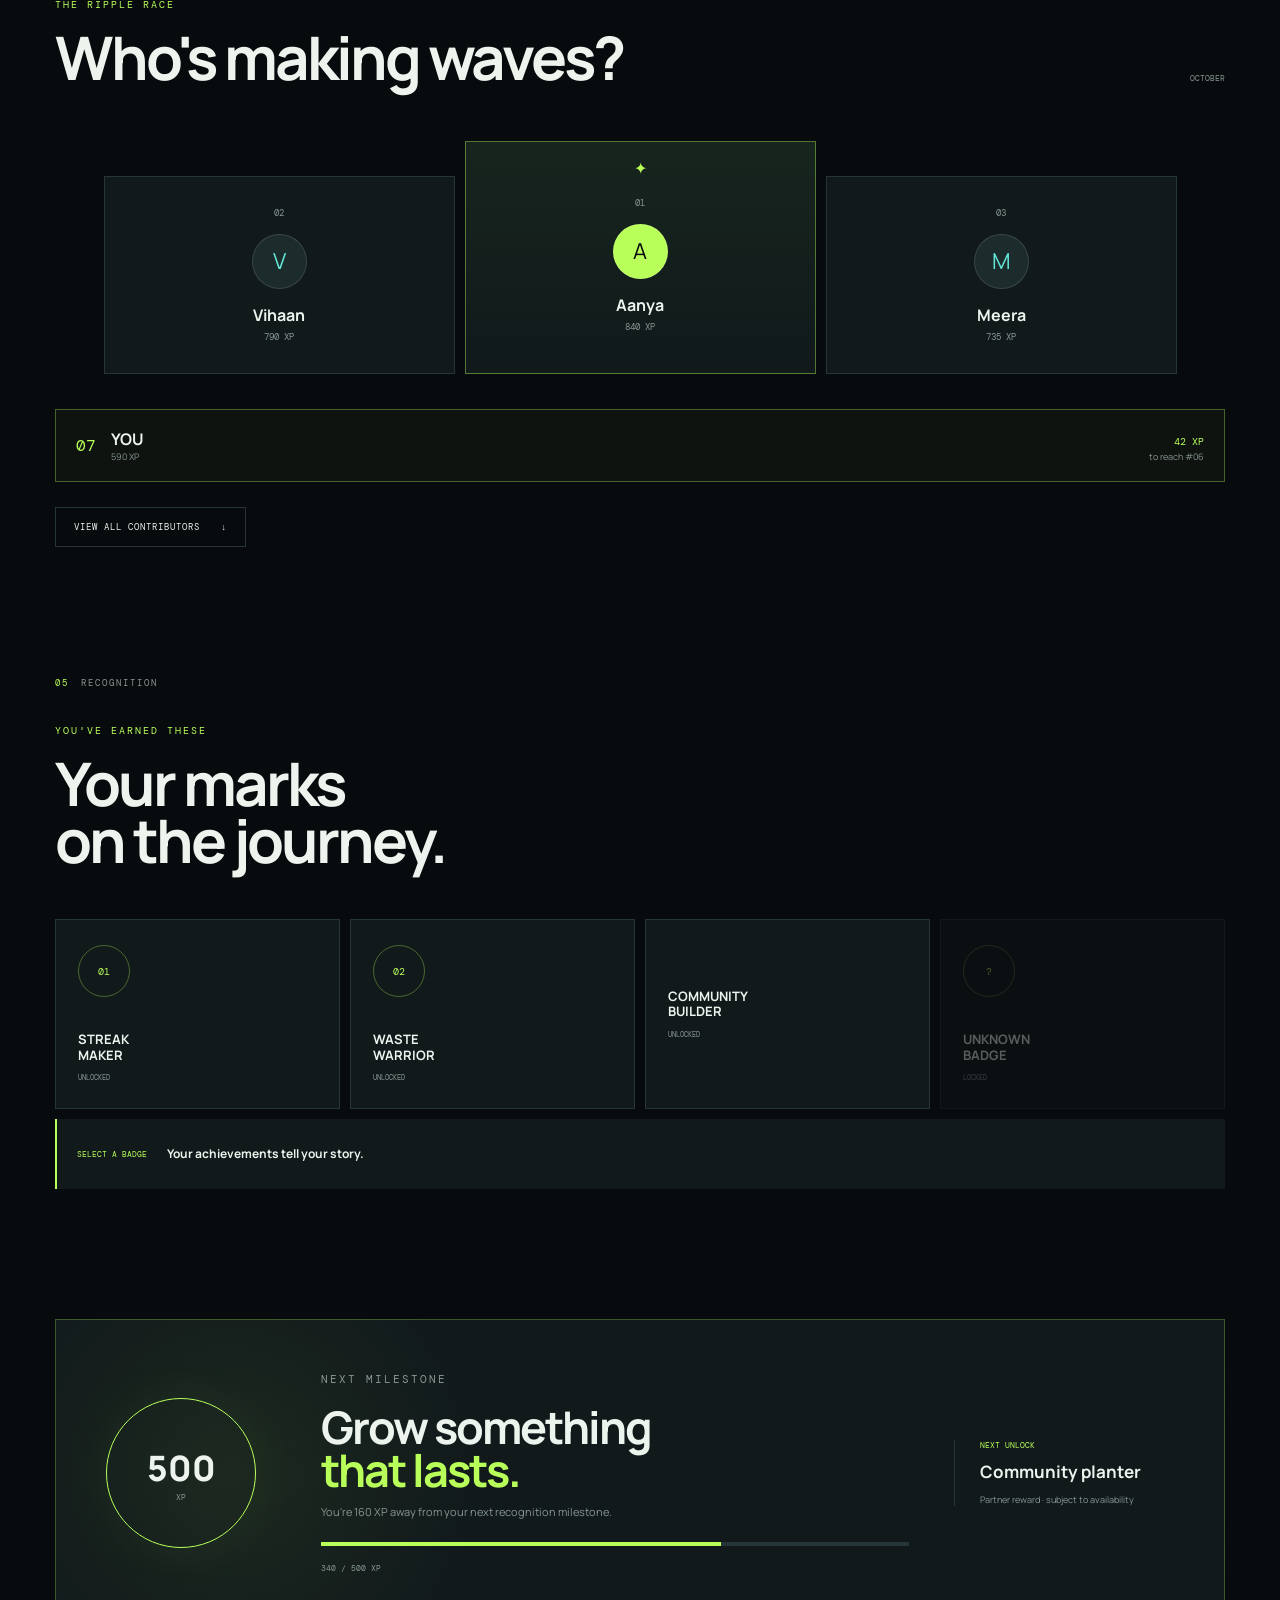
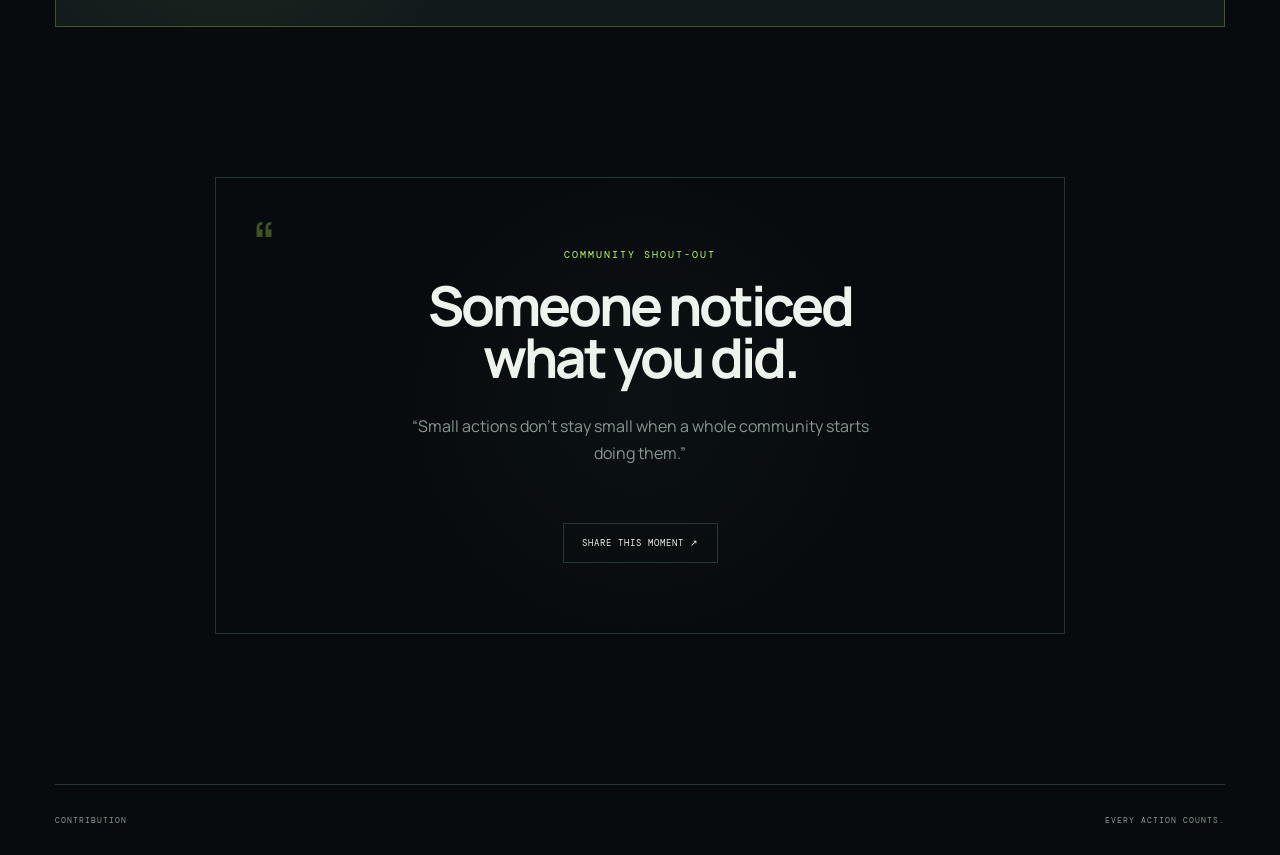
<file: screen7/contribution.html>
<!DOCTYPE html>
<html lang="en">
<head>
    <meta charset="UTF-8">
    <meta name="viewport" content="width=device-width, initial-scale=1.0">
    <title>Contribution</title>
    <link rel="stylesheet" href="contribution.css">
</head>

<body>

<div class="page">

    <nav>
        <div class="brand">
            <span class="brand-dot"></span>
            CONTRIBUTION
        </div>

        <button class="profile-button">
            <span>MY JOURNEY</span>
            <b>07</b>
        </button>
    </nav>


    <!-- HERO -->

    <section class="hero">

        <div class="hero-copy">
            <p class="kicker">YOUR ENVIRONMENTAL JOURNEY</p>

            <h1>
                Every action<br>
                leaves a <em>ripple.</em>
            </h1>

            <p class="hero-description">
                Your reports, verifications and everyday actions
                are building something bigger than a score.
            </p>

            <button id="beginButton" class="begin-button">
                <span>ENTER YOUR JOURNEY</span>
                <i>↗</i>
            </button>
        </div>


        <div class="orbit">

            <div class="orbit-ring ring-one"></div>
            <div class="orbit-ring ring-two"></div>
            <div class="orbit-ring ring-three"></div>

            <div class="orbit-dot dot-one"></div>
            <div class="orbit-dot dot-two"></div>
            <div class="orbit-dot dot-three"></div>

            <div class="core">
                <span>07</span>
                <small>YOUR<br>RIPPLE</small>
            </div>

        </div>

    </section>


    <!-- PROGRESS -->

    <section class="progress-section">

        <div class="section-label">
            <span>01</span>
            PROGRESS
        </div>

        <div class="level-layout">

            <div class="level-main">

                <div class="level-heading">
                    <div>
                        <p>LEVEL 04</p>
                        <h2>Community Spark</h2>
                    </div>

                    <strong>340 <small>XP</small></strong>
                </div>

                <div class="xp-track">
                    <div class="xp-progress"></div>
                    <span class="xp-marker">500</span>
                </div>

                <div class="level-footer">
                    <span>160 XP to Level 05</span>
                    <span>STREET CHAMPION</span>
                </div>

            </div>


            <div class="stat streak">
                <span class="stat-symbol">↗</span>
                <strong>12</strong>
                <p>DAY STREAK</p>
                <small>Don't break the chain.</small>
            </div>


            <div class="stat impact">
                <span class="stat-symbol">✦</span>
                <strong id="impactNumber">340</strong>
                <p>IMPACT POINTS</p>
                <small>And counting.</small>
            </div>

        </div>

    </section>


    <!-- WORLD -->

    <section class="world-section">

        <div class="section-label">
            <span>02</span>
            YOUR RIPPLE
        </div>

        <div class="world-header">
            <div>
                <p class="kicker">THE WORLD AROUND YOU</p>
                <h2>Small actions.<br><em>Visible change.</em></h2>
            </div>

            <p>
                Your progress changes the world<br>
                you see here.
            </p>
        </div>


        <div class="world">

            <div class="stars">
                <span></span>
                <span></span>
                <span></span>
                <span></span>
                <span></span>
                <span></span>
                <span></span>
            </div>

            <div class="moon"></div>

            <div class="glow glow-one"></div>
            <div class="glow glow-two"></div>

            <div class="mountain mountain-back"></div>
            <div class="mountain mountain-front"></div>

            <div class="ground"></div>

            <div class="plant plant-one">
                <i></i>
                <i></i>
                <span></span>
            </div>

            <div class="plant plant-two">
                <i></i>
                <i></i>
                <span></span>
            </div>

            <div class="plant plant-three">
                <i></i>
                <i></i>
                <span></span>
            </div>

            <div class="lamp">
                <span></span>
            </div>

            <div class="walker">
                <span class="head"></span>
                <span class="body"></span>
                <span class="leg left"></span>
                <span class="leg right"></span>
            </div>

            <div class="wave wave-one"></div>
            <div class="wave wave-two"></div>
            <div class="wave wave-three"></div>

            <div class="world-message">
                <span>YOUR RIPPLE</span>
                <strong>is spreading</strong>
            </div>

        </div>

    </section>


    <!-- QUESTS -->

    <section class="quests-section">

        <div class="section-label">
            <span>03</span>
            TODAY
        </div>

        <div class="quests-heading">
            <div>
                <p class="kicker">KEEP MOVING</p>
                <h2>Today's quests</h2>
            </div>

            <span>2 / 3 COMPLETE</span>
        </div>


        <div class="quests">

            <button class="quest complete">
                <div class="quest-number">01</div>

                <div class="quest-icon">✓</div>

                <div class="quest-info">
                    <strong>Report a problem</strong>
                    <small>Help put an issue on the map.</small>
                </div>

                <span class="quest-status">DONE</span>
            </button>


            <button class="quest complete">
                <div class="quest-number">02</div>

                <div class="quest-icon">✓</div>

                <div class="quest-info">
                    <strong>Verify a report</strong>
                    <small>Help your community confirm what matters.</small>
                </div>

                <span class="quest-status">DONE</span>
            </button>


            <button id="questThree" class="quest">
                <div class="quest-number">03</div>

                <div class="quest-icon">+</div>

                <div class="quest-info">
                    <strong>Keep the streak alive</strong>
                    <small>Come back tomorrow and keep going.</small>
                </div>

                <span class="quest-status">+40 XP</span>
            </button>

        </div>

    </section>


    <!-- STREAK -->

    <section class="streak-section">

        <div class="streak-copy">
            <p class="kicker">YOUR STREAK</p>
            <h2>12 days<br><em>and counting.</em></h2>

            <p>
                Five active days this week.
                Two more actions keep your streak growing.
            </p>
        </div>


        <div class="week">

            <div class="week-day active">
                <small>M</small>
                <span>✓</span>
            </div>

            <div class="week-day active">
                <small>T</small>
                <span>✓</span>
            </div>

            <div class="week-day active">
                <small>W</small>
                <span>✓</span>
            </div>

            <div class="week-day active">
                <small>T</small>
                <span>✓</span>
            </div>

            <div class="week-day active">
                <small>F</small>
                <span>✓</span>
            </div>

            <div class="week-day">
                <small>S</small>
                <span></span>
            </div>

            <div class="week-day">
                <small>S</small>
                <span></span>
            </div>

        </div>

    </section>


    <!-- LEADERBOARD -->

    <section class="leaderboard-section">

        <div class="section-label">
            <span>04</span>
            COMMUNITY
        </div>

        <div class="leaderboard-heading">
            <div>
                <p class="kicker">THE RIPPLE RACE</p>
                <h2>Who's making waves?</h2>
            </div>

            <span>OCTOBER</span>
        </div>


        <div class="podium">

            <div class="leader second">
                <span class="rank">02</span>
                <div class="avatar">V</div>
                <strong>Vihaan</strong>
                <small>790 XP</small>
            </div>

            <div class="leader first">
                <span class="crown">✦</span>
                <span class="rank">01</span>
                <div class="avatar">A</div>
                <strong>Aanya</strong>
                <small>840 XP</small>
            </div>

            <div class="leader third">
                <span class="rank">03</span>
                <div class="avatar">M</div>
                <strong>Meera</strong>
                <small>735 XP</small>
            </div>

        </div>


        <div class="your-rank">

            <div>
                <span class="your-number">07</span>

                <div>
                    <strong>YOU</strong>
                    <small>590 XP</small>
                </div>
            </div>

            <div class="rank-gap">
                <span>42 XP</span>
                <small>to reach #06</small>
            </div>

        </div>


        <div id="leaderList" class="leader-list">

            <div><span>04</span><strong>Rohan</strong><b>690 XP</b></div>
            <div><span>05</span><strong>Siya</strong><b>650 XP</b></div>
            <div><span>06</span><strong>Kabir</strong><b>632 XP</b></div>
            <div class="you-row"><span>07</span><strong>YOU</strong><b>590 XP</b></div>
            <div><span>08</span><strong>Ira</strong><b>560 XP</b></div>
            <div><span>09</span><strong>Arjun</strong><b>535 XP</b></div>
            <div><span>10</span><strong>Naina</strong><b>510 XP</b></div>

        </div>

        <button id="leaderButton" class="outline-button">
            VIEW ALL CONTRIBUTORS
            <span>↓</span>
        </button>

    </section>


    <!-- BADGES -->

    <section class="badges-section">

        <div class="section-label">
            <span>05</span>
            RECOGNITION
        </div>

        <div class="badges-heading">
            <div>
                <p class="kicker">YOU'VE EARNED THESE</p>
                <h2>Your marks<br>on the journey.</h2>
            </div>
        </div>


        <div class="badges">

            <button class="badge" data-name="STREAK MAKER"
                    data-description="12 consecutive days of environmental action.">
                <span class="badge-icon fire">01</span>
                <strong>STREAK<br>MAKER</strong>
                <small>UNLOCKED</small>
            </button>

            <button class="badge" data-name="WASTE WARRIOR"
                    data-description="Five waste-related actions completed.">
                <span class="badge-icon leaf">02</span>
                <strong>WASTE<br>WARRIOR</strong>
                <small>UNLOCKED</small>
            </button>

            <button class="badge" data-name="COMMUNITY BUILDER"
                    data-description="You've helped other people take action.">
                <span class="badge-icon wave">03</span>
                <strong>COMMUNITY<br>BUILDER</strong>
                <small>UNLOCKED</small>
            </button>

            <button class="badge locked-badge">
                <span class="badge-icon">?</span>
                <strong>UNKNOWN<br>BADGE</strong>
                <small>LOCKED</small>
            </button>

        </div>


        <div id="badgeInfo" class="badge-info">
            <span>SELECT A BADGE</span>
            <strong>Your achievements tell your story.</strong>
        </div>

    </section>


    <!-- REWARD -->

    <section class="reward-section">

        <div class="reward-orb">
            <div>500</div>
            <span>XP</span>
        </div>

        <div class="reward-copy">
            <p class="kicker">NEXT MILESTONE</p>
            <h2>Grow something<br><em>that lasts.</em></h2>

            <p>
                You're 160 XP away from your next recognition milestone.
            </p>

            <div class="reward-track">
                <div></div>
            </div>

            <small>340 / 500 XP</small>
        </div>

        <div class="reward-name">
            <span>NEXT UNLOCK</span>
            <strong>Community planter</strong>
            <small>Partner reward · subject to availability</small>
        </div>

    </section>


    <!-- SHOUTOUT -->

    <section class="shoutout">

        <span class="quote-mark">“</span>

        <p class="kicker">COMMUNITY SHOUT-OUT</p>

        <h2>
            Someone noticed<br>
            what you did.
        </h2>

        <p class="quote">
            “Small actions don't stay small when a whole community
            starts doing them.”
        </p>

        <button id="shoutButton" class="outline-button">
            SHARE THIS MOMENT ↗
        </button>

    </section>


    <footer>
        <span>CONTRIBUTION</span>
        <span>EVERY ACTION COUNTS.</span>
    </footer>

</div>


<!-- LEVEL-UP OVERLAY -->

<div id="levelOverlay" class="overlay">

    <div class="level-popup">

        <button id="closeOverlay" class="close">×</button>

        <div class="burst">
            <span>✦</span>
        </div>

        <p class="kicker">MILESTONE REACHED</p>

        <h2>YOUR RIPPLE<br><em>JUST GREW.</em></h2>

        <div class="popup-xp">
            +40 <span>XP</span>
        </div>

        <p>
            Keep showing up. Your next level is closer than you think.
        </p>

        <button id="continueButton" class="begin-button">
            CONTINUE
            <i>→</i>
        </button>

    </div>

</div>


<script src="contribution.js"></script>

</body>
</html>
</file>
<file: style.css>
/* ---------- Design tokens ---------- */
:root {
    --forest: #1f3016;
    --emerald: #4a6a28;
    --emerald-dark: #395220;
    --leaf: #8aa63a;
    --mint: #edf1df;
    --mint-border: #cdd8ae;
    --bg: #f4f6ee;
    --white: #ffffff;
    --text: #1f241b;
    --muted: #5c6455;
    --line: #dde2cf;
    --error: #b3261e;
    --error-bg: #fdecea;
    --radius: 16px;
    --font: "Avenir Next", "Segoe UI", system-ui, -apple-system, "Helvetica Neue", Arial, sans-serif;
}

*,
*::before,
*::after {
    box-sizing: border-box;
}

html {
    -webkit-text-size-adjust: 100%;
}

body {
    margin: 0;
    min-height: 100vh;
    font-family: var(--font);
    color: var(--text);
    line-height: 1.5;
    background-color: var(--bg);
    /* Subtle leaf pattern (inline SVG, no external assets) */
    background-image: url("data:image/svg+xml,%3Csvg xmlns='http://www.w3.org/2000/svg' width='120' height='120' viewBox='0 0 24 24' fill='none' stroke='%234a6a28' stroke-opacity='0.07' stroke-width='0.6' stroke-linecap='round' stroke-linejoin='round'%3E%3Cpath d='M5 19c0-8 5-14 15-14 0 10-6 15-14 15M5 19l8-8'/%3E%3C/svg%3E");
    background-size: 120px 120px;
}

.icon {
    width: 22px;
    height: 22px;
    fill: none;
    stroke: currentColor;
    stroke-width: 1.7;
    stroke-linecap: round;
    stroke-linejoin: round;
    flex-shrink: 0;
}

/* ---------- Layout ---------- */
.page {
    display: flex;
    justify-content: center;
    align-items: flex-start;
    padding: 40px 16px 56px;
}

.card {
    width: 100%;
    max-width: 680px;
    background: var(--white);
    border: 1px solid var(--line);
    border-radius: 24px;
    box-shadow: 0 1px 2px rgba(31, 48, 22, 0.05), 0 18px 48px rgba(31, 48, 22, 0.1);
    overflow: hidden;
}

/* ---------- Brand logo ---------- */
.brand {
    display: flex;
    justify-content: flex-start;
    margin-bottom: 8px;
    text-align: left;
}

.brand img {
    display: block;
    box-sizing: content-box;
    width: 104px;
    max-width: 34%;
    height: auto;
    padding: 6px 10px;
    background: #fdfaf3;
    border-radius: 14px;
    box-shadow: 0 4px 12px rgba(31, 48, 22, 0.18);
}

/* ---------- Header ---------- */
.card-header {
    position: relative;
    padding: 18px 24px 32px;
    text-align: center;
    color: var(--forest);
    background: #80EF80;
}

.header-icon {
    display: inline-flex;
    align-items: center;
    justify-content: center;
    width: 56px;
    height: 56px;
    margin-bottom: 14px;
    border-radius: 16px;
    background: rgba(31, 48, 22, 0.1);
    border: 1px solid rgba(31, 48, 22, 0.25);
    color: var(--forest);
}

.header-icon .icon {
    width: 28px;
    height: 28px;
}

.card-header h1 {
    margin: 0 0 6px;
    font-size: clamp(1.6rem, 4.5vw, 2.1rem);
    line-height: 1.2;
    letter-spacing: -0.02em;
}

.subtitle {
    margin: 0 auto;
    max-width: 44ch;
    color: #2d4120;
    font-size: 1rem;
}

/* ---------- Form ---------- */
.card-body {
    padding: 32px;
}

.section {
    margin: 0 0 28px;
    padding: 0;
    border: 0;
    min-width: 0;
}

.section-title {
    display: block;
    padding: 0;
    margin-bottom: 12px;
    font-size: 1.05rem;
    font-weight: 700;
    color: var(--forest);
}

/* Category cards */
.category-grid {
    display: grid;
    grid-template-columns: repeat(3, 1fr);
    gap: 10px;
}

.category {
    position: relative;
    display: block;
    cursor: pointer;
}

.category input {
    position: absolute;
    inset: 0;
    width: 100%;
    height: 100%;
    margin: 0;
    opacity: 0;
    cursor: pointer;
}

.category-tile {
    display: flex;
    flex-direction: column;
    align-items: center;
    justify-content: center;
    gap: 8px;
    min-height: 92px;
    padding: 12px 8px;
    text-align: center;
    font-size: 0.88rem;
    font-weight: 600;
    line-height: 1.25;
    color: var(--text);
    background: var(--white);
    border: 1.5px solid var(--line);
    border-radius: 14px;
    transition: background 0.2s ease, border-color 0.2s ease, color 0.2s ease, transform 0.2s ease, box-shadow 0.2s ease;
}

.category-tile .icon {
    color: var(--emerald);
}

.category:hover .category-tile {
    border-color: var(--mint-border);
    background: #f8faf1;
    transform: translateY(-2px);
}

.category input:checked+.category-tile {
    background: var(--mint);
    border-color: var(--emerald);
    color: var(--forest);
    box-shadow: 0 0 0 3px #80EF80;
}

.category input:focus-visible+.category-tile {
    outline: 3px solid var(--emerald);
    outline-offset: 2px;
}

/* Inputs */
.input-wrap {
    position: relative;
}

.input-icon {
    position: absolute;
    left: 14px;
    top: 50%;
    transform: translateY(-50%);
    color: var(--emerald);
    pointer-events: none;
}

input[type="text"],
textarea {
    width: 100%;
    font: inherit;
    color: var(--text);
    background: var(--white);
    border: 1.5px solid var(--line);
    border-radius: 12px;
    padding: 13px 14px;
    transition: border-color 0.2s ease, box-shadow 0.2s ease;
}

input[type="text"] {
    padding-left: 44px;
}

textarea {
    resize: vertical;
    min-height: 120px;
}

input::placeholder,
textarea::placeholder {
    color: #858c7a;
}

input[type="text"]:focus,
textarea:focus {
    outline: none;
    border-color: var(--emerald);
    box-shadow: 0 0 0 4px rgba(74, 106, 40, 0.16);
}

.hint {
    margin: 8px 0 0;
    font-size: 0.88rem;
    color: var(--muted);
}

/* Validation */
.error {
    display: flex;
    align-items: flex-start;
    gap: 8px;
    margin: 10px 0 0;
    padding: 8px 12px;
    font-size: 0.9rem;
    font-weight: 600;
    color: var(--error);
    background: var(--error-bg);
    border-left: 4px solid var(--error);
    border-radius: 8px;
}

.error[hidden] {
    display: none;
}

.error::before {
    content: "!";
    display: inline-flex;
    align-items: center;
    justify-content: center;
    flex-shrink: 0;
    width: 18px;
    height: 18px;
    margin-top: 1px;
    font-size: 0.75rem;
    font-weight: 800;
    color: var(--white);
    background: var(--error);
    border-radius: 50%;
}

.has-error input[type="text"],
.has-error textarea {
    border-color: var(--error);
}

.has-error input[type="text"]:focus,
.has-error textarea:focus {
    box-shadow: 0 0 0 4px rgba(179, 38, 30, 0.14);
}

/* Buttons */
.submit-btn,
.secondary-btn {
    display: inline-flex;
    align-items: center;
    justify-content: center;
    gap: 10px;
    font: inherit;
    font-weight: 700;
    font-size: 1.05rem;
    cursor: pointer;
    border-radius: 14px;
    min-height: 52px;
    padding: 14px 28px;
    transition: background 0.2s ease, transform 0.2s ease, box-shadow 0.2s ease;
}

.submit-btn {
    width: 100%;
    color: var(--forest);
    background: #80EF80;
    border: 0;
    box-shadow: 0 6px 16px rgba(74, 106, 40, 0.3);
}

.submit-btn:hover:not(:disabled) {
    background: #6EDC6E;
    transform: translateY(-2px);
    box-shadow: 0 10px 22px rgba(74, 106, 40, 0.36);
}

.submit-btn:active:not(:disabled) {
    transform: translateY(0);
}

.submit-btn:disabled {
    cursor: progress;
    opacity: 0.85;
}

.secondary-btn {
    color: var(--emerald-dark);
    background: var(--mint);
    border: 1.5px solid var(--mint-border);
}

.secondary-btn:hover {
    background: #e0e8c8;
    transform: translateY(-2px);
}

.submit-btn:focus-visible,
.secondary-btn:focus-visible {
    outline: 3px solid var(--forest);
    outline-offset: 3px;
}

.submit-btn.loading .icon {
    animation: spin 0.9s linear infinite;
}

/* ---------- Live photo ---------- */
.optional {
    font-weight: 500;
    font-size: 0.85rem;
    color: var(--muted);
}

.photo-box {
    position: relative;
    display: flex;
    align-items: center;
    justify-content: center;
    width: 100%;
    aspect-ratio: 4 / 3;
    max-height: 320px;
    background: var(--mint);
    border: 1.5px dashed var(--mint-border);
    border-radius: 14px;
    overflow: hidden;
}

.photo-box video,
.photo-box img {
    position: absolute;
    inset: 0;
    width: 100%;
    height: 100%;
    object-fit: cover;
}

.photo-empty {
    display: flex;
    flex-direction: column;
    align-items: center;
    gap: 6px;
    color: var(--muted);
    font-size: 0.9rem;
}

.photo-empty[hidden] {
    display: none;
}

.photo-empty .icon {
    width: 34px;
    height: 34px;
    color: var(--emerald);
}

.photo-actions {
    display: flex;
    flex-wrap: wrap;
    gap: 10px;
    margin-top: 12px;
}

.ghost-btn {
    display: inline-flex;
    align-items: center;
    gap: 8px;
    min-height: 44px;
    padding: 10px 16px;
    font: inherit;
    font-weight: 600;
    font-size: 0.95rem;
    color: var(--forest);
    background: var(--white);
    border: 1.5px solid var(--line);
    border-radius: 12px;
    cursor: pointer;
    transition: background 0.2s ease, border-color 0.2s ease, transform 0.2s ease;
}

.ghost-btn[hidden] {
    display: none;
}

.ghost-btn .icon {
    color: var(--emerald);
    width: 20px;
    height: 20px;
}

.ghost-btn:hover {
    background: var(--mint);
    border-color: var(--emerald);
    transform: translateY(-1px);
}

.ghost-btn:focus-visible {
    outline: 3px solid var(--forest);
    outline-offset: 2px;
}

/* ---------- Footer ---------- */
.card-footer {
    padding: 16px 32px 24px;
    text-align: center;
    border-top: 1px solid var(--line);
    background: #fafbf6;
}

.status-chip {
    display: inline-block;
    padding: 6px 14px;
    font-size: 0.85rem;
    font-weight: 600;
    color: var(--emerald-dark);
    background: var(--mint);
    border-radius: 999px;
}

/* ---------- Animations ---------- */
@keyframes spin {
    to {
        transform: rotate(360deg);
    }
}

@media (prefers-reduced-motion: reduce) {

    *,
    *::before,
    *::after {
        animation-duration: 0.01ms !important;
        animation-delay: 0s !important;
        transition: none !important;
    }
}

/* ---------- Responsive ---------- */
@media (max-width: 640px) {
    .page {
        padding: 16px 12px 40px;
    }

    .card {
        border-radius: 20px;
    }

    .card-header {
        padding: 16px 16px 24px;
    }

    .card-body {
        padding: 24px 18px;
    }

    .category-grid {
        grid-template-columns: repeat(2, 1fr);
    }

    .secondary-btn {
        width: 100%;
    }
}

@media (max-width: 340px) {
    .category-grid {
        grid-template-columns: 1fr;
    }
}

@media (max-width: 640px) {
    .photo-actions .ghost-btn {
        flex: 1 1 100%;
        justify-content: center;
    }
}
</file>
<file: style2.css>
/* ---------- Design tokens ---------- */
:root {
    --forest: #1f3016;
    --emerald: #4a6a28;
    --emerald-dark: #395220;
    --leaf: #8aa63a;
    --mint: #edf1df;
    --mint-border: #cdd8ae;
    --bg: #f4f6ee;
    --white: #ffffff;
    --text: #1f241b;
    --muted: #5c6455;
    --line: #dde2cf;
    --error: #b3261e;
    --error-bg: #fdecea;
    --radius: 16px;
    --font: "Avenir Next", "Segoe UI", system-ui, -apple-system, "Helvetica Neue", Arial, sans-serif;
}

*,
*::before,
*::after {
    box-sizing: border-box;
}

html {
    -webkit-text-size-adjust: 100%;
}

body {
    margin: 0;
    min-height: 100vh;
    font-family: var(--font);
    color: var(--text);
    line-height: 1.5;
    background-color: var(--bg);
    /* Subtle leaf pattern (inline SVG, no external assets) */
    background-image: url("data:image/svg+xml,%3Csvg xmlns='http://www.w3.org/2000/svg' width='120' height='120' viewBox='0 0 24 24' fill='none' stroke='%234a6a28' stroke-opacity='0.07' stroke-width='0.6' stroke-linecap='round' stroke-linejoin='round'%3E%3Cpath d='M5 19c0-8 5-14 15-14 0 10-6 15-14 15M5 19l8-8'/%3E%3C/svg%3E");
    background-size: 120px 120px;
}

.icon {
    width: 22px;
    height: 22px;
    fill: none;
    stroke: currentColor;
    stroke-width: 1.7;
    stroke-linecap: round;
    stroke-linejoin: round;
    flex-shrink: 0;
}

/* ---------- Layout ---------- */
.page {
    display: flex;
    justify-content: center;
    align-items: flex-start;
    padding: 40px 16px 56px;
}

.card {
    width: 100%;
    max-width: 680px;
    background: var(--white);
    border: 1px solid var(--line);
    border-radius: 24px;
    box-shadow: 0 1px 2px rgba(31, 48, 22, 0.05), 0 18px 48px rgba(31, 48, 22, 0.1);
    overflow: hidden;
}

/* ---------- Brand logo ---------- */
.brand {
    display: flex;
    justify-content: flex-start;
    margin-bottom: 8px;
    text-align: left;
}

.brand img {
    display: block;
    box-sizing: content-box;
    width: 104px;
    max-width: 34%;
    height: auto;
    padding: 6px 10px;
    background: #fdfaf3;
    border-radius: 14px;
    box-shadow: 0 4px 12px rgba(31, 48, 22, 0.18);
}

/* ---------- Header ---------- */
.card-header {
    position: relative;
    padding: 18px 24px 32px;
    text-align: center;
    color: var(--forest);
    background: #80EF80;
}

.header-icon {
    display: inline-flex;
    align-items: center;
    justify-content: center;
    width: 56px;
    height: 56px;
    margin-bottom: 14px;
    border-radius: 16px;
    background: rgba(31, 48, 22, 0.1);
    border: 1px solid rgba(31, 48, 22, 0.25);
    color: var(--forest);
}

.header-icon .icon {
    width: 28px;
    height: 28px;
}

.card-header h1 {
    margin: 0 0 6px;
    font-size: clamp(1.6rem, 4.5vw, 2.1rem);
    line-height: 1.2;
    letter-spacing: -0.02em;
}

.subtitle {
    margin: 0 auto;
    max-width: 44ch;
    color: #2d4120;
    font-size: 1rem;
}

/* ---------- Success check ---------- */
.check {
    width: 64px;
    height: 64px;
    margin: 2px 0 10px;
}

.check[hidden] {
    display: none;
}

.check-circle {
    fill: rgba(255, 255, 255, 0.55);
    stroke: var(--forest);
    stroke-width: 2.5;
    stroke-dasharray: 151;
    stroke-dashoffset: 151;
    animation: draw 0.6s ease forwards;
}

.check-mark {
    fill: none;
    stroke: var(--forest);
    stroke-width: 4;
    stroke-linecap: round;
    stroke-linejoin: round;
    stroke-dasharray: 40;
    stroke-dashoffset: 40;
    animation: draw 0.4s ease 0.5s forwards;
}

.card-header h1:focus {
    outline: none;
}

/* ---------- Screen 3: report card ---------- */
.card-body {
    padding: 32px;
}

.card-body[hidden] {
    display: none;
}

.report-card {
    display: grid;
    grid-template-columns: 230px 1fr;
    margin-bottom: 26px;
    background: var(--white);
    border: 1px solid var(--line);
    border-radius: 18px;
    overflow: hidden;
    box-shadow: 0 8px 24px rgba(31, 48, 22, 0.1);
    animation: rise 0.5s ease both;
}

.report-photo {
    position: relative;
    display: flex;
    align-items: center;
    justify-content: center;
    min-height: 220px;
    padding: 12px;
    text-align: center;
    font-size: 0.9rem;
    color: var(--muted);
    background: var(--mint);
}

.report-photo img {
    position: absolute;
    inset: 0;
    width: 100%;
    height: 100%;
    object-fit: cover;
}

.report-info {
    padding: 20px 22px;
    min-width: 0;
}

.category-pill {
    display: inline-block;
    margin-bottom: 14px;
    padding: 5px 14px;
    font-size: 0.85rem;
    font-weight: 700;
    color: var(--forest);
    background: #80EF80;
    border-radius: 999px;
}

.report-list {
    display: grid;
    gap: 12px;
    margin: 0;
}

.report-list dt {
    font-size: 0.72rem;
    font-weight: 700;
    letter-spacing: 0.07em;
    text-transform: uppercase;
    color: var(--muted);
}

.report-list dd {
    margin: 2px 0 0;
    overflow-wrap: anywhere;
    white-space: pre-wrap;
}

.mono {
    font-family: ui-monospace, "SF Mono", Consolas, monospace;
    font-weight: 700;
    color: var(--forest);
}

.status-badge {
    display: inline-flex;
    align-items: center;
    gap: 8px;
    padding: 4px 12px;
    font-size: 0.88rem;
    font-weight: 700;
    color: var(--forest);
    background: #80EF80;
    border-radius: 999px;
}

.status-badge::before {
    content: "";
    width: 8px;
    height: 8px;
    border-radius: 50%;
    background: var(--forest);
}

.actions {
    text-align: center;
}

.secondary-btn {
    display: inline-flex;
    align-items: center;
    justify-content: center;
    min-height: 52px;
    padding: 14px 28px;
    font: inherit;
    font-weight: 700;
    font-size: 1.05rem;
    text-decoration: none;
    color: var(--emerald-dark);
    background: var(--mint);
    border: 1.5px solid var(--mint-border);
    border-radius: 14px;
    transition: background 0.2s ease, transform 0.2s ease;
}

.secondary-btn:hover {
    background: #e0e8c8;
    transform: translateY(-2px);
}

.secondary-btn:focus-visible {
    outline: 3px solid var(--forest);
    outline-offset: 3px;
}

/* ---------- Footer ---------- */
.card-footer {
    padding: 16px 32px 24px;
    text-align: center;
    border-top: 1px solid var(--line);
    background: #fafbf6;
}

.status-chip {
    display: inline-block;
    padding: 6px 14px;
    font-size: 0.85rem;
    font-weight: 600;
    color: var(--emerald-dark);
    background: var(--mint);
    border-radius: 999px;
}

/* ---------- Animations ---------- */
@keyframes draw {
    to {
        stroke-dashoffset: 0;
    }
}

@keyframes rise {
    from {
        opacity: 0;
        transform: translateY(12px);
    }

    to {
        opacity: 1;
        transform: none;
    }
}

@media (prefers-reduced-motion: reduce) {

    *,
    *::before,
    *::after {
        animation-duration: 0.01ms !important;
        animation-delay: 0s !important;
        transition: none !important;
    }
}

/* ---------- Responsive ---------- */
@media (max-width: 640px) {
    .page {
        padding: 16px 12px 40px;
    }

    .card {
        border-radius: 20px;
    }

    .card-header {
        padding: 16px 16px 24px;
    }

    .card-body {
        padding: 24px 16px;
    }

    .report-card {
        grid-template-columns: 1fr;
    }

    .report-photo {
        min-height: 200px;
    }

    .secondary-btn {
        width: 100%;
    }
}
</file>
<file: mainPage.css>
/* ---------- Colours ---------- */
:root {
    --cream: #fdfaf3;
    /* matches the logo's own background */
    --forest: #1f3016;
    --emerald: #4a6a28;
    /* fern green */
    --accent: #80EF80;
    /* bright green */
    --font: "Avenir Next", "Segoe UI", system-ui, -apple-system, "Helvetica Neue", Arial, sans-serif;
}

*,
*::before,
*::after {
    box-sizing: border-box;
}

html {
    color-scheme: light;
}

body {
    margin: 0;
    min-height: 100vh;
    font-family: var(--font);
    color: var(--forest);
    background-color: var(--cream);
    background-image:
        radial-gradient(circle at 12% 8%, rgba(128, 239, 128, 0.2), transparent 42%),
        radial-gradient(circle at 90% 92%, rgba(138, 166, 58, 0.14), transparent 45%);
    background-attachment: fixed;
}

/* ---------- Drifting leaves ---------- */
.leaves {
    position: fixed;
    inset: 0;
    overflow: hidden;
    pointer-events: none;
    z-index: 0;
}

.leaf {
    position: absolute;
    top: -60px;
    left: var(--x);
    width: var(--s);
    height: var(--s);
    color: rgba(74, 106, 40, 0.26);
    animation: fall var(--t) linear var(--d) infinite;
}

.leaf.lime {
    color: rgba(128, 239, 128, 0.6);
}

@keyframes fall {
    0% {
        transform: translate(0, -10vh) rotate(0deg);
    }

    25% {
        transform: translate(34px, 28vh) rotate(80deg);
    }

    50% {
        transform: translate(-24px, 56vh) rotate(170deg);
    }

    75% {
        transform: translate(28px, 84vh) rotate(250deg);
    }

    100% {
        transform: translate(-10px, 115vh) rotate(330deg);
    }
}

/* ---------- Layout ---------- */
.stage {
    position: relative;
    z-index: 1;
    display: flex;
    flex-direction: column;
    align-items: center;
    justify-content: center;
    min-height: 100vh;
    min-height: 100dvh;
    padding: max(28px, env(safe-area-inset-top)) 20px max(36px, env(safe-area-inset-bottom));
    text-align: center;
    overflow: clip;
}

/* ---------- Logo and rings ---------- */
.logo-wrap {
    position: relative;
    /* 70vh keeps the logo small enough on short screens
       that the Get started button stays in view */
    width: min(88vw, 640px, 70vh);
}
.logo {
    position: relative;
    z-index: 1;
    display: block;
    width: 100%;
    height: auto;
    animation: logo-in 1s cubic-bezier(0.22, 1, 0.36, 1) both,
        float 7s ease-in-out 1.2s infinite;
    border-radius: 50%;
}

.rings span {
    position: absolute;
    left: 50%;
    top: 56%;
    width: 62%;
    aspect-ratio: 1;
    border-radius: 50%;
    border: 2px solid rgba(74, 106, 40, 0.22);
    opacity: 0;
    transform: translate(-50%, -50%) scale(0.3);
    animation: ring 10s ease-out infinite;
}

.rings span:nth-child(even) {
    border-color: rgba(128, 239, 128, 0.7);
}

.rings span:nth-child(2) {
    animation-delay: 2.5s;
}

.rings span:nth-child(3) {
    animation-delay: 5s;
}

.rings span:nth-child(4) {
    animation-delay: 7.5s;
}

@keyframes ring {
    0% {
        opacity: 0;
        transform: translate(-50%, -50%) scale(0.3);
    }

    12% {
        opacity: 0.9;
    }

    100% {
        opacity: 0;
        transform: translate(-50%, -50%) scale(3.4);
    }
}

@keyframes logo-in {
    from {
        opacity: 0;
        transform: translateY(22px) scale(0.96);
    }

    to {
        opacity: 1;
        transform: none;
    }
}

@keyframes float {

    0%,
    100% {
        transform: translateY(0);
    }

    50% {
        transform: translateY(-8px);
    }
}

/* ---------- Typed tagline ---------- */
.tagline {
    margin: clamp(10px, 2.5vh, 26px) 0 0;
    max-width: 20ch;
    font-size: clamp(1.8rem, 6vw, 3rem);
    font-weight: 700;
    line-height: 1.2;
    letter-spacing: -0.01em;
    color: var(--forest);
    animation: fade-in 0.8s ease 0.5s both;
}

/* Every letter is on the page from the start (so the layout never jumps),
   but invisible until the script "types" it */
.ch {
    opacity: 0;
}

.ch.on {
    opacity: 1;
}

.word {
    display: inline-block;
    white-space: nowrap;
}

/* "big impact." is highlighted once the sentence is finished */
.em-group {
    color: var(--emerald);
    background: linear-gradient(transparent 62%, rgba(128, 239, 128, 0.6) 62%) no-repeat left / 0% 100%;
    -webkit-box-decoration-break: clone;
    box-decoration-break: clone;
    transition: background-size 0.9s ease;
}

.done .em-group {
    background-size: 100% 100%;
}

/* The blinking cursor. It takes up no space, so it never moves the text. */
.caret {
    position: relative;
    display: inline-block;
    width: 0;
    height: 1em;
    vertical-align: -0.1em;
    opacity: 0;
}

.ready .caret {
    opacity: 1;
}

.caret::after {
    content: "";
    position: absolute;
    left: 3px;
    top: -0.02em;
    bottom: -0.02em;
    width: 3px;
    border-radius: 2px;
    background: var(--emerald);
    box-shadow: 0 0 12px rgba(128, 239, 128, 0.95);
    animation: blink 1.05s steps(1) infinite;
}

.typing .caret::after {
    animation: none;
}

/* solid while letters are appearing */

@keyframes blink {

    0%,
    50% {
        opacity: 1;
    }

    50.01%,
    100% {
        opacity: 0;
    }
}

@keyframes fade-in {
    from {
        opacity: 0;
    }

    to {
        opacity: 1;
    }
}

/* ---------- Reduced motion: show everything, no movement ---------- */
@media (prefers-reduced-motion: reduce) {

    *,
    *::before,
    *::after {
        animation: none !important;
        transition: none !important;
    }

    .leaves,
    .rings,
    .caret {
        display: none;
    }

    .ch {
        opacity: 1;
    }

    .em-group {
        background-size: 100% 100%;
    }
}

@media (max-width: 480px) {
    .tagline {
        max-width: 14ch;
    }
}
/* ---------- Get started button (opens the home page) ---------- */
.enter {
    display: inline-block;
    margin-top: clamp(18px, 3.5vh, 30px);
    padding: 14px 38px;
    font-size: 1.1rem;
    font-weight: 700;
    color: var(--forest);
    text-decoration: none;
    background: var(--accent);
    border-radius: 999px;
    box-shadow: 0 6px 16px rgba(74, 106, 40, 0.3);
    transition: background 0.2s ease, transform 0.2s ease;
    animation: fade-in 0.8s ease 1.2s both;
}

.enter:hover {
    background: #6EDC6E;
    transform: translateY(-2px);
}

.enter:focus-visible {
    outline: 3px solid var(--forest);
    outline-offset: 3px;
}
</file>
<file: screen7/contribution.css>
@import url('https://fonts.googleapis.com/css2?family=DM+Mono:wght@400;500&family=Manrope:wght@400;500;600;700;800&display=swap');

* {
    box-sizing: border-box;
}

:root {
    --black: #080b0d;
    --deep: #0d1214;
    --panel: #11191b;
    --panel-light: #162123;
    --line: #263538;

    --white: #edf3ed;
    --muted: #879693;

    --lime: #b9ff5a;
    --cyan: #62e6d7;
    --orange: #ff9c5a;
    --purple: #9d8cff;

    --mono: "DM Mono", monospace;
    --main: "Manrope", sans-serif;
}

html {
    scroll-behavior: smooth;
}

body {
    margin: 0;
    background: var(--black);
    color: var(--white);
    font-family: var(--main);
}

button {
    font: inherit;
    cursor: pointer;
}

.page {
    max-width: 1280px;
    margin: auto;
    padding: 0 55px;
    overflow: hidden;
}


/* NAV */

nav {
    height: 90px;
    display: flex;
    align-items: center;
    justify-content: space-between;
    border-bottom: 1px solid var(--line);
}

.brand {
    display: flex;
    align-items: center;
    gap: 10px;
    font-family: var(--mono);
    font-size: 12px;
    letter-spacing: 2px;
}

.brand-dot {
    width: 9px;
    height: 9px;
    border-radius: 50%;
    background: var(--lime);
    box-shadow: 0 0 15px var(--lime);
}

.profile-button {
    display: flex;
    align-items: center;
    gap: 14px;
    padding: 8px 8px 8px 15px;
    border: 1px solid var(--line);
    border-radius: 30px;
    background: transparent;
    color: var(--muted);
    font-family: var(--mono);
    font-size: 9px;
    letter-spacing: 1px;
}

.profile-button b {
    display: grid;
    place-items: center;
    width: 28px;
    height: 28px;
    border-radius: 50%;
    background: var(--lime);
    color: var(--black);
}


/* HERO */

.hero {
    position: relative;
    min-height: 650px;
    display: grid;
    grid-template-columns: 1fr 1fr;
    align-items: center;
    gap: 60px;
}

.hero-copy {
    position: relative;
    z-index: 2;
}

.kicker {
    margin: 0 0 18px;
    color: var(--lime);
    font-family: var(--mono);
    font-size: 10px;
    letter-spacing: 2px;
}

.hero h1 {
    margin: 0;
    font-size: clamp(55px, 7vw, 94px);
    line-height: .92;
    letter-spacing: -5px;
}

em {
    color: var(--lime);
    font-style: normal;
}

.hero-description {
    max-width: 450px;
    margin: 30px 0;
    color: var(--muted);
    line-height: 1.7;
}

.begin-button {
    display: inline-flex;
    align-items: center;
    gap: 25px;
    padding: 16px 18px 16px 22px;
    border: 0;
    border-radius: 4px;
    background: var(--lime);
    color: var(--black);
    font-family: var(--mono);
    font-size: 10px;
    font-weight: 500;
    letter-spacing: 1px;
    transition: .3s;
}

.begin-button i {
    display: grid;
    place-items: center;
    width: 28px;
    height: 28px;
    border-radius: 50%;
    background: var(--black);
    color: var(--lime);
    font-style: normal;
}

.begin-button:hover {
    transform: translateY(-4px);
    box-shadow: 0 15px 40px #b9ff5a25;
}


/* ORBIT */

.orbit {
    position: relative;
    width: min(480px, 80vw);
    aspect-ratio: 1;
    margin: auto;
}

.orbit-ring {
    position: absolute;
    inset: 10%;
    border: 1px solid #ffffff12;
    border-radius: 50%;
}

.ring-two {
    inset: 20%;
    border-color: #62e6d71c;
}

.ring-three {
    inset: 31%;
    border-color: #b9ff5a22;
}

.core {
    position: absolute;
    inset: 39%;
    display: grid;
    place-content: center;
    text-align: center;
    border: 1px solid var(--lime);
    border-radius: 50%;
    background: #b9ff5a0d;
    box-shadow:
        0 0 50px #b9ff5a12,
        inset 0 0 30px #b9ff5a0a;
    animation: corePulse 3s ease-in-out infinite;
}

.core span {
    font-size: 38px;
    font-weight: 800;
}

.core small {
    color: var(--muted);
    font-family: var(--mono);
    font-size: 7px;
    line-height: 1.5;
    letter-spacing: 1px;
}

@keyframes corePulse {
    50% {
        transform: scale(1.05);
        box-shadow:
            0 0 80px #b9ff5a1c,
            inset 0 0 40px #b9ff5a12;
    }
}

.orbit-dot {
    position: absolute;
    width: 8px;
    height: 8px;
    border-radius: 50%;
}

.dot-one {
    top: 12%;
    left: 50%;
    background: var(--cyan);
    box-shadow: 0 0 20px var(--cyan);
    animation: orbitOne 7s linear infinite;
}

.dot-two {
    top: 50%;
    right: 9%;
    background: var(--orange);
    box-shadow: 0 0 20px var(--orange);
    animation: orbitTwo 9s linear infinite;
}

.dot-three {
    bottom: 13%;
    left: 22%;
    background: var(--purple);
    box-shadow: 0 0 20px var(--purple);
    animation: orbitThree 11s linear infinite;
}

@keyframes orbitOne {
    to {
        transform: rotate(360deg) translateX(170px) rotate(-360deg);
    }
}

@keyframes orbitTwo {
    to {
        transform: rotate(360deg) translateX(130px) rotate(-360deg);
    }
}

@keyframes orbitThree {
    to {
        transform: rotate(360deg) translateX(110px) rotate(-360deg);
    }
}


/* SECTIONS */

section {
    margin-bottom: 130px;
}

.section-label {
    display: flex;
    gap: 12px;
    align-items: center;
    margin-bottom: 35px;
    color: var(--muted);
    font-family: var(--mono);
    font-size: 9px;
    letter-spacing: 2px;
}

.section-label span {
    color: var(--lime);
}


/* PROGRESS */

.level-layout {
    display: grid;
    grid-template-columns: 2fr 1fr 1fr;
    gap: 12px;
}

.level-main,
.stat {
    min-height: 210px;
    padding: 28px;
    border: 1px solid var(--line);
    background: var(--panel);
}

.level-main {
    grid-row: span 1;
}

.level-heading {
    display: flex;
    justify-content: space-between;
}

.level-heading p {
    margin: 0 0 8px;
    color: var(--lime);
    font-family: var(--mono);
    font-size: 9px;
    letter-spacing: 1px;
}

.level-heading h2 {
    margin: 0;
    font-size: 25px;
}

.level-heading strong {
    font-size: 30px;
}

.level-heading small {
    color: var(--muted);
    font-family: var(--mono);
    font-size: 9px;
}

.xp-track {
    position: relative;
    height: 5px;
    margin-top: 55px;
    background: var(--line);
}

.xp-progress {
    width: 68%;
    height: 100%;
    background: linear-gradient(90deg, var(--lime), var(--cyan));
    box-shadow: 0 0 15px #b9ff5a55;
    animation: grow .9s ease;
}

@keyframes grow {
    from {
        width: 0;
    }
}

.xp-marker {
    position: absolute;
    right: 0;
    top: 12px;
    color: var(--muted);
    font-family: var(--mono);
    font-size: 8px;
}

.level-footer {
    display: flex;
    justify-content: space-between;
    margin-top: 25px;
    color: var(--muted);
    font-family: var(--mono);
    font-size: 8px;
}

.stat {
    position: relative;
    overflow: hidden;
}

.stat-symbol {
    position: absolute;
    top: 20px;
    right: 25px;
    color: var(--lime);
    font-size: 30px;
}

.stat strong {
    display: block;
    margin-top: 35px;
    font-size: 62px;
    line-height: 1;
}

.stat p {
    margin: 10px 0 8px;
    font-family: var(--mono);
    font-size: 9px;
    letter-spacing: 1px;
}

.stat small {
    color: var(--muted);
    font-size: 10px;
}

.impact {
    background: linear-gradient(135deg, #13201d, #101719);
}


/* WORLD */

.world-header,
.quests-heading,
.leaderboard-heading {
    display: flex;
    justify-content: space-between;
    align-items: end;
}

.world-header h2,
.quests-heading h2,
.leaderboard-heading h2,
.badges-heading h2 {
    margin: 0;
    font-size: clamp(35px, 5vw, 60px);
    line-height: .95;
    letter-spacing: -3px;
}

.world-header > p,
.leaderboard-heading > span,
.quests-heading > span {
    color: var(--muted);
    font-family: var(--mono);
    font-size: 8px;
    line-height: 1.7;
}

.world {
    position: relative;
    height: 520px;
    margin-top: 50px;
    overflow: hidden;
    border: 1px solid var(--line);
    background:
        radial-gradient(circle at 65% 35%, #234c4530, transparent 25%),
        linear-gradient(160deg, #0b1315, #111e1d 65%, #172b23);
}

.stars span {
    position: absolute;
    width: 2px;
    height: 2px;
    border-radius: 50%;
    background: white;
    opacity: .5;
    animation: blink 3s infinite;
}

.stars span:nth-child(1) { left: 12%; top: 20%; }
.stars span:nth-child(2) { left: 28%; top: 12%; animation-delay: .5s; }
.stars span:nth-child(3) { left: 46%; top: 22%; animation-delay: 1s; }
.stars span:nth-child(4) { left: 72%; top: 15%; animation-delay: 1.5s; }
.stars span:nth-child(5) { left: 82%; top: 29%; animation-delay: 2s; }
.stars span:nth-child(6) { left: 57%; top: 10%; animation-delay: .3s; }
.stars span:nth-child(7) { left: 91%; top: 12%; animation-delay: 1.2s; }

@keyframes blink {
    50% {
        opacity: .1;
    }
}

.moon {
    position: absolute;
    top: 55px;
    right: 12%;
    width: 75px;
    height: 75px;
    border-radius: 50%;
    background: var(--lime);
    box-shadow: 0 0 70px #b9ff5a20;
}

.glow {
    position: absolute;
    width: 250px;
    height: 250px;
    border-radius: 50%;
    filter: blur(60px);
    opacity: .12;
}

.glow-one {
    left: 10%;
    top: 35%;
    background: var(--cyan);
}

.glow-two {
    right: 15%;
    bottom: 5%;
    background: var(--lime);
}

.mountain {
    position: absolute;
    bottom: 100px;
    width: 80%;
    height: 250px;
    transform: rotate(2deg);
    border-radius: 50% 50% 0 0;
}

.mountain-back {
    left: -10%;
    background: #162925;
}

.mountain-front {
    right: -15%;
    bottom: 75px;
    background: #10211c;
}

.ground {
    position: absolute;
    bottom: 0;
    width: 100%;
    height: 115px;
    background: #0a1512;
    border-top: 1px solid #274139;
}


/* PLANTS */

.plant {
    position: absolute;
    bottom: 108px;
}

.plant span {
    display: block;
    width: 5px;
    height: 40px;
    margin: auto;
    background: #668f68;
}

.plant i {
    position: absolute;
    bottom: 22px;
    width: 25px;
    height: 13px;
    border-radius: 100% 0;
    background: var(--lime);
}

.plant i:first-child {
    right: 0;
    transform: rotate(-20deg);
}

.plant i:nth-child(2) {
    left: 0;
    transform: scaleX(-1) rotate(-20deg);
}

.plant-one {
    left: 22%;
}

.plant-two {
    left: 67%;
    transform: scale(1.4);
}

.plant-three {
    left: 80%;
    transform: scale(.7);
}


/* LAMP */

.lamp {
    position: absolute;
    left: 42%;
    bottom: 108px;
    width: 5px;
    height: 110px;
    background: #3b5148;
}

.lamp span {
    position: absolute;
    top: -5px;
    left: -9px;
    width: 23px;
    height: 15px;
    border-radius: 50%;
    background: var(--orange);
    box-shadow: 0 0 35px #ff9c5a;
}


/* WALKER */

.walker {
    position: absolute;
    left: 52%;
    bottom: 105px;
    width: 25px;
    height: 70px;
    animation: walk 4s ease-in-out infinite;
}

.walker .head {
    display: block;
    width: 12px;
    height: 12px;
    margin: auto;
    border-radius: 50%;
    background: #dce8dc;
}

.walker .body {
    display: block;
    width: 8px;
    height: 30px;
    margin: 3px auto;
    background: var(--cyan);
    border-radius: 5px;
}

.walker .leg {
    position: absolute;
    top: 42px;
    width: 5px;
    height: 25px;
    background: #dce8dc;
    transform-origin: top;
}

.walker .left {
    left: 7px;
    animation: legOne .5s infinite alternate;
}

.walker .right {
    right: 7px;
    animation: legTwo .5s infinite alternate;
}

@keyframes walk {
    0%, 100% { transform: translateX(-15px); }
    50% { transform: translateX(15px); }
}

@keyframes legOne {
    to { transform: rotate(25deg); }
}

@keyframes legTwo {
    to { transform: rotate(-25deg); }
}


/* RIPPLES */

.wave {
    position: absolute;
    left: 53%;
    bottom: 83px;
    border: 1px solid #62e6d755;
    border-radius: 50%;
    transform: translateX(-50%);
    animation: wave 3s infinite;
}

.wave-one {
    width: 80px;
    height: 20px;
}

.wave-two {
    width: 180px;
    height: 42px;
    animation-delay: 1s;
}

.wave-three {
    width: 300px;
    height: 70px;
    animation-delay: 2s;
}

@keyframes wave {
    0% {
        opacity: .8;
        transform: translateX(-50%) scale(.7);
    }

    100% {
        opacity: 0;
        transform: translateX(-50%) scale(1.15);
    }
}

.world-message {
    position: absolute;
    left: 45px;
    bottom: 35px;
}

.world-message span,
.world-message strong {
    display: block;
}

.world-message span {
    color: var(--lime);
    font-family: var(--mono);
    font-size: 8px;
    letter-spacing: 2px;
}

.world-message strong {
    margin-top: 5px;
    font-size: 18px;
}


/* QUESTS */

.quests {
    margin-top: 45px;
}

.quest {
    width: 100%;
    display: grid;
    grid-template-columns: 55px 50px 1fr auto;
    align-items: center;
    gap: 15px;
    padding: 20px;
    margin-bottom: 8px;
    border: 1px solid var(--line);
    background: var(--panel);
    color: var(--white);
    text-align: left;
    transition: .3s;
}

.quest:hover {
    transform: translateX(8px);
    border-color: #b9ff5a55;
}

.quest-number {
    color: var(--muted);
    font-family: var(--mono);
    font-size: 9px;
}

.quest-icon {
    display: grid;
    place-items: center;
    width: 38px;
    height: 38px;
    border: 1px solid var(--line);
    border-radius: 50%;
    color: var(--lime);
}

.quest.complete .quest-icon {
    background: var(--lime);
    color: var(--black);
}

.quest-info strong,
.quest-info small {
    display: block;
}

.quest-info strong {
    font-size: 14px;
}

.quest-info small {
    margin-top: 5px;
    color: var(--muted);
    font-size: 10px;
}

.quest-status {
    color: var(--lime);
    font-family: var(--mono);
    font-size: 8px;
}


/* STREAK */

.streak-section {
    display: grid;
    grid-template-columns: 1fr 1.5fr;
    gap: 80px;
    align-items: center;
    padding: 50px;
    border: 1px solid var(--line);
    background: var(--panel);
}

.streak-copy h2 {
    margin: 0;
    font-size: 50px;
    line-height: .95;
    letter-spacing: -3px;
}

.streak-copy > p:last-child {
    max-width: 350px;
    margin-top: 25px;
    color: var(--muted);
    font-size: 12px;
    line-height: 1.7;
}

.week {
    display: grid;
    grid-template-columns: repeat(7, 1fr);
    gap: 8px;
}

.week-day {
    height: 100px;
    display: flex;
    flex-direction: column;
    align-items: center;
    justify-content: center;
    gap: 12px;
    border: 1px solid var(--line);
    background: #0b1012;
}

.week-day small {
    color: var(--muted);
    font-family: var(--mono);
    font-size: 9px;
}

.week-day span {
    display: grid;
    place-items: center;
    width: 27px;
    height: 27px;
    border-radius: 50%;
}

.week-day.active span {
    background: var(--lime);
    color: var(--black);
}


/* LEADERBOARD */

.podium {
    display: flex;
    align-items: end;
    justify-content: center;
    gap: 10px;
    margin-top: 55px;
}

.leader {
    position: relative;
    width: 30%;
    padding: 30px 10px;
    border: 1px solid var(--line);
    background: var(--panel);
    text-align: center;
}

.leader.first {
    padding-top: 55px;
    padding-bottom: 40px;
    border-color: #b9ff5a66;
    background: linear-gradient(#17251e, #11191b);
}

.rank {
    display: block;
    color: var(--muted);
    font-family: var(--mono);
    font-size: 9px;
}

.avatar {
    display: grid;
    place-items: center;
    width: 55px;
    height: 55px;
    margin: 15px auto;
    border: 1px solid #ffffff20;
    border-radius: 50%;
    background: #1c2b2b;
    color: var(--cyan);
    font-size: 22px;
}

.leader.first .avatar {
    background: var(--lime);
    color: var(--black);
}

.leader strong,
.leader small {
    display: block;
}

.leader small {
    margin-top: 5px;
    color: var(--muted);
    font-family: var(--mono);
    font-size: 9px;
}

.crown {
    position: absolute;
    top: 15px;
    left: 50%;
    color: var(--lime);
    transform: translateX(-50%);
}

.your-rank {
    display: flex;
    justify-content: space-between;
    align-items: center;
    margin-top: 35px;
    padding: 18px 20px;
    border: 1px solid #b9ff5a55;
    background: #b9ff5a08;
}

.your-rank > div:first-child {
    display: flex;
    align-items: center;
    gap: 15px;
}

.your-number {
    color: var(--lime);
    font-family: var(--mono);
}

.your-rank strong,
.your-rank small {
    display: block;
}

.your-rank small,
.rank-gap small {
    color: var(--muted);
    font-size: 9px;
}

.rank-gap {
    text-align: right;
}

.rank-gap span {
    color: var(--lime);
    font-family: var(--mono);
    font-size: 10px;
}

.leader-list {
    display: none;
    margin-top: 10px;
}

.leader-list.visible {
    display: block;
}

.leader-list div {
    display: grid;
    grid-template-columns: 45px 1fr auto;
    padding: 16px 20px;
    border-bottom: 1px solid var(--line);
    background: var(--panel);
}

.leader-list span,
.leader-list b {
    color: var(--muted);
    font-family: var(--mono);
    font-size: 9px;
}

.you-row {
    color: var(--lime);
    border-left: 2px solid var(--lime);
}

.outline-button {
    margin-top: 25px;
    padding: 13px 18px;
    border: 1px solid var(--line);
    background: transparent;
    color: var(--white);
    font-family: var(--mono);
    font-size: 9px;
    letter-spacing: 1px;
    transition: .3s;
}

.outline-button:hover {
    border-color: var(--lime);
    color: var(--lime);
}

.outline-button span {
    margin-left: 15px;
}


/* BADGES */

.badges {
    display: grid;
    grid-template-columns: repeat(4, 1fr);
    gap: 10px;
    margin-top: 50px;
}

.badge {
    min-height: 190px;
    padding: 22px;
    border: 1px solid var(--line);
    background: var(--panel);
    color: var(--white);
    text-align: left;
    transition: .35s;
}

.badge:hover {
    transform: translateY(-8px);
    border-color: var(--lime);
}

.badge-icon {
    display: grid;
    place-items: center;
    width: 52px;
    height: 52px;
    margin-bottom: 35px;
    border: 1px solid #b9ff5a55;
    border-radius: 50%;
    color: var(--lime);
    font-family: var(--mono);
    font-size: 10px;
}

.badge strong,
.badge small {
    display: block;
}

.badge strong {
    font-size: 13px;
    line-height: 1.2;
}

.badge small {
    margin-top: 10px;
    color: var(--muted);
    font-family: var(--mono);
    font-size: 7px;
}

.locked-badge {
    opacity: .35;
}

.badge-info {
    display: flex;
    align-items: center;
    gap: 20px;
    min-height: 70px;
    margin-top: 10px;
    padding: 15px 20px;
    border-left: 2px solid var(--lime);
    background: var(--panel);
}

.badge-info span {
    color: var(--lime);
    font-family: var(--mono);
    font-size: 8px;
}

.badge-info strong {
    font-size: 12px;
}


/* REWARD */

.reward-section {
    position: relative;
    display: grid;
    grid-template-columns: 170px 1fr 220px;
    gap: 45px;
    align-items: center;
    padding: 50px;
    border: 1px solid #b9ff5a44;
    background:
        radial-gradient(circle at 15% 50%, #b9ff5a12, transparent 25%),
        var(--panel);
}

.reward-orb {
    width: 150px;
    height: 150px;
    display: grid;
    place-content: center;
    border: 1px solid var(--lime);
    border-radius: 50%;
    text-align: center;
    box-shadow: 0 0 60px #b9ff5a0d;
    animation: corePulse 4s infinite;
}

.reward-orb div {
    font-size: 35px;
    font-weight: 800;
}

.reward-orb span {
    color: var(--muted);
    font-family: var(--mono);
    font-size: 8px;
}

.reward-copy h2 {
    margin: 0;
    font-size: 45px;
    line-height: .95;
    letter-spacing: -2px;
}

.reward-copy p {
    max-width: 450px;
    color: var(--muted);
    font-size: 11px;
    line-height: 1.7;
}

.reward-track {
    height: 4px;
    margin: 20px 0 8px;
    background: var(--line);
}

.reward-track div {
    width: 68%;
    height: 100%;
    background: var(--lime);
}

.reward-copy small {
    color: var(--muted);
    font-family: var(--mono);
    font-size: 8px;
}

.reward-name {
    padding-left: 25px;
    border-left: 1px solid var(--line);
}

.reward-name span,
.reward-name strong,
.reward-name small {
    display: block;
}

.reward-name span {
    color: var(--lime);
    font-family: var(--mono);
    font-size: 8px;
}

.reward-name strong {
    margin: 10px 0;
    font-size: 17px;
}

.reward-name small {
    color: var(--muted);
    font-size: 9px;
}


/* SHOUTOUT */

.shoutout {
    position: relative;
    max-width: 850px;
    margin: 150px auto;
    padding: 70px;
    border: 1px solid var(--line);
    text-align: center;
    background:
        radial-gradient(circle at 50% 50%, #62e6d708, transparent 50%);
}

.quote-mark {
    position: absolute;
    top: 20px;
    left: 35px;
    color: var(--lime);
    font-size: 70px;
    opacity: .3;
}

.shoutout h2 {
    margin: 0;
    font-size: 55px;
    line-height: .95;
    letter-spacing: -3px;
}

.quote {
    max-width: 500px;
    margin: 30px auto;
    color: var(--muted);
    line-height: 1.7;
}


/* FOOTER */

footer {
    display: flex;
    justify-content: space-between;
    padding: 30px 0;
    border-top: 1px solid var(--line);
    color: var(--muted);
    font-family: var(--mono);
    font-size: 8px;
    letter-spacing: 1px;
}


/* OVERLAY */

.overlay {
    position: fixed;
    inset: 0;
    z-index: 100;
    display: none;
    place-items: center;
    padding: 20px;
    background: #030606e8;
    backdrop-filter: blur(12px);
}

.overlay.active {
    display: grid;
}

.level-popup {
    position: relative;
    width: min(500px, 100%);
    padding: 60px 45px;
    border: 1px solid #b9ff5a66;
    background: #101819;
    text-align: center;
    box-shadow: 0 0 100px #b9ff5a12;
    animation: popupIn .5s cubic-bezier(.2,.8,.2,1);
}

@keyframes popupIn {
    from {
        opacity: 0;
        transform: scale(.8) translateY(30px);
    }
}

.close {
    position: absolute;
    top: 15px;
    right: 18px;
    border: 0;
    background: transparent;
    color: var(--muted);
    font-size: 25px;
}

.burst {
    width: 80px;
    height: 80px;
    display: grid;
    place-items: center;
    margin: 0 auto 30px;
    border: 1px solid var(--lime);
    border-radius: 50%;
    color: var(--lime);
    font-size: 35px;
    animation: burst 2s infinite;
}

@keyframes burst {
    50% {
        box-shadow: 0 0 60px #b9ff5a22;
        transform: scale(1.08);
    }
}

.level-popup h2 {
    margin: 0;
    font-size: 42px;
    line-height: .95;
    letter-spacing: -2px;
}

.popup-xp {
    margin: 25px 0;
    color: var(--lime);
    font-size: 55px;
    font-weight: 800;
}

.popup-xp span {
    font-family: var(--mono);
    font-size: 10px;
}

.level-popup > p:not(.kicker) {
    color: var(--muted);
    font-size: 11px;
    line-height: 1.7;
}


/* RESPONSIVE */

@media (max-width: 900px) {

    .page {
        padding: 0 25px;
    }

    .hero {
        grid-template-columns: 1fr;
        padding: 80px 0;
    }

    .orbit {
        width: 380px;
    }

    .level-layout {
        grid-template-columns: 1fr 1fr;
    }

    .level-main {
        grid-column: span 2;
    }

    .streak-section {
        grid-template-columns: 1fr;
        gap: 40px;
    }

    .reward-section {
        grid-template-columns: 120px 1fr;
    }

    .reward-name {
        grid-column: span 2;
        padding: 20px 0 0;
        border-left: 0;
        border-top: 1px solid var(--line);
    }

    .badges {
        grid-template-columns: 1fr 1fr;
    }
}


@media (max-width: 600px) {

    .page {
        padding: 0 16px;
    }

    nav {
        height: 70px;
    }

    .hero {
        min-height: auto;
        padding: 80px 0;
    }

    .hero h1 {
        font-size: 54px;
    }

    .orbit {
        width: 300px;
    }

    .level-layout {
        grid-template-columns: 1fr;
    }

    .level-main {
        grid-column: auto;
    }

    .level-footer {
        gap: 10px;
    }

    .level-footer span:last-child {
        text-align: right;
    }

    .world {
        height: 400px;
    }

    .world-header,
    .quests-heading,
    .leaderboard-heading {
        display: block;
    }

    .world-header > p,
    .leaderboard-heading > span,
    .quests-heading > span {
        display: block;
        margin-top: 20px;
    }

    .quest {
        grid-template-columns: 30px 40px 1fr;
    }

    .quest-status {
        display: none;
    }

    .week {
        gap: 4px;
    }

    .week-day {
        height: 70px;
    }

    .podium {
        gap: 4px;
    }

    .leader {
        width: 33%;
    }

    .leader strong {
        font-size: 11px;
    }

    .reward-section {
        grid-template-columns: 1fr;
        padding: 30px;
    }

    .reward-orb {
        margin: auto;
    }

    .reward-name {
        grid-column: auto;
    }

    .shoutout {
        padding: 50px 25px;
    }

    .shoutout h2 {
        font-size: 40px;
    }

    footer {
        gap: 20px;
    }
}
</file>
